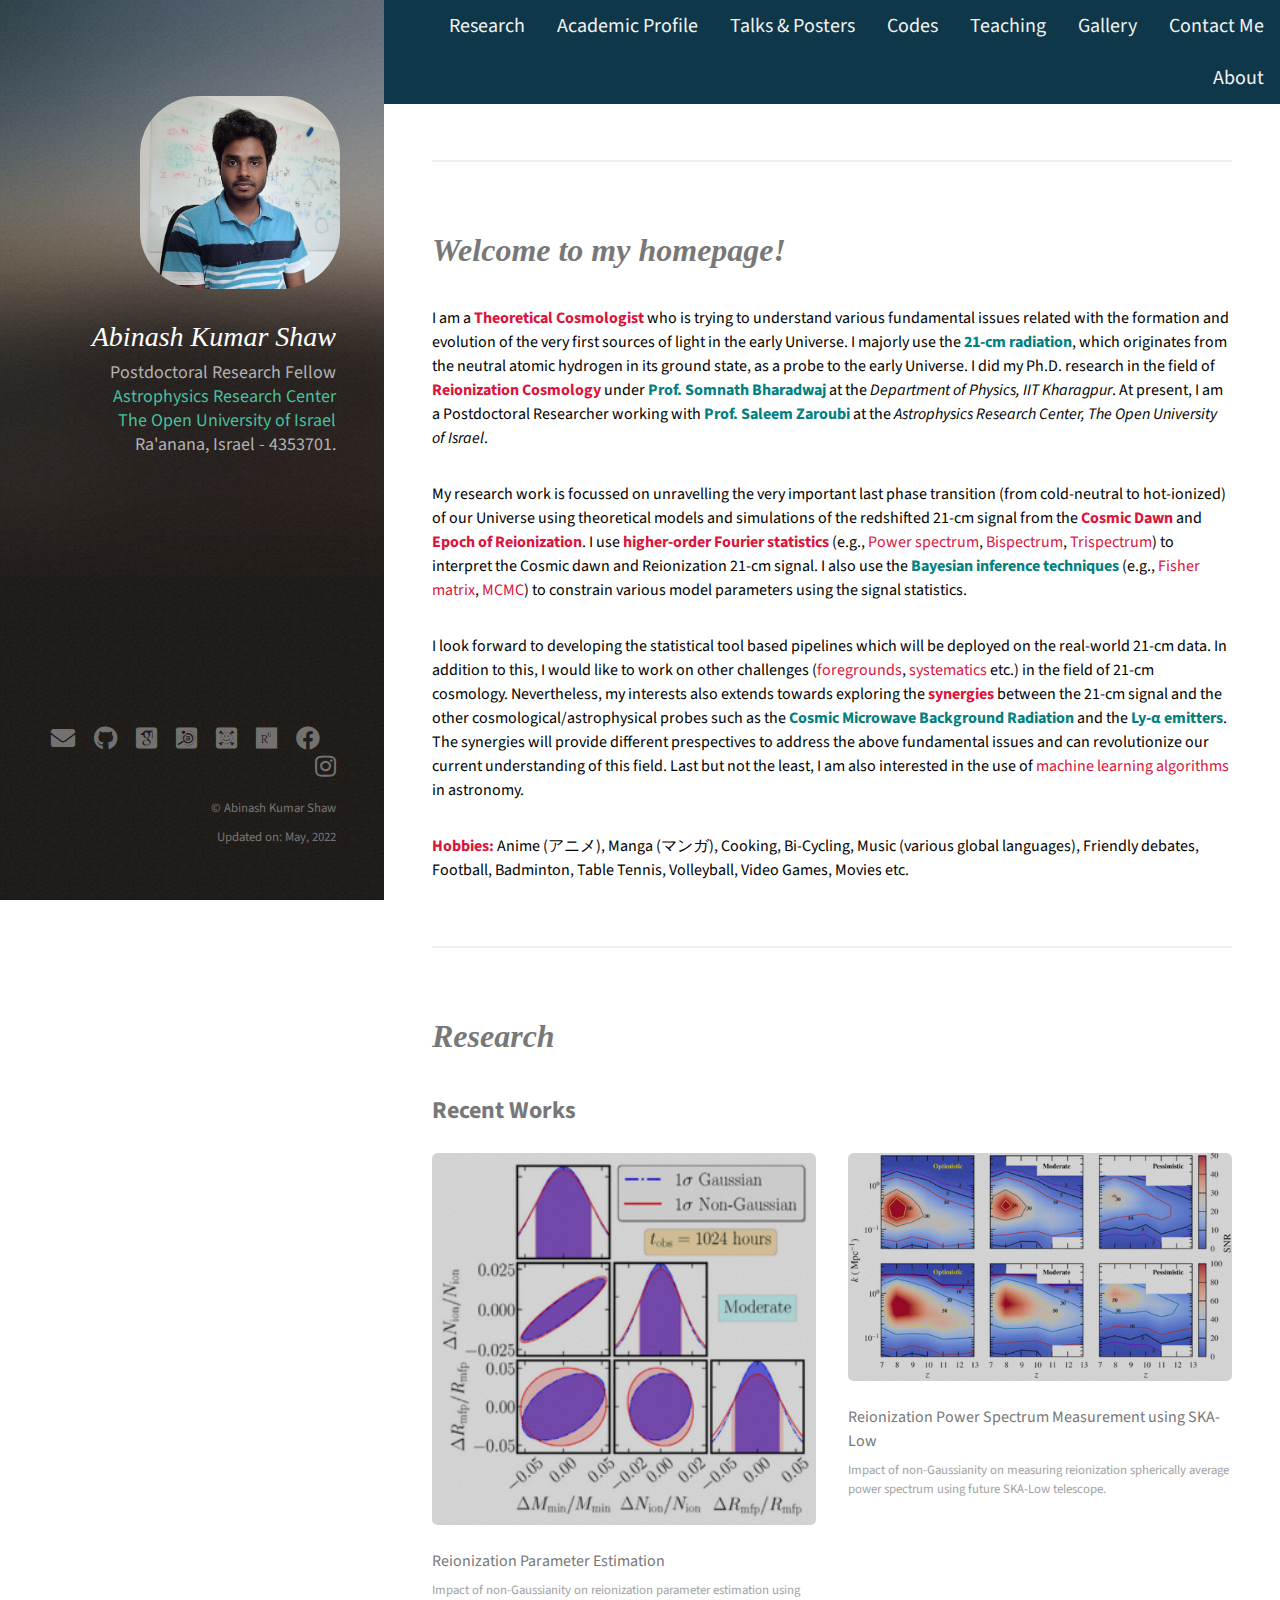
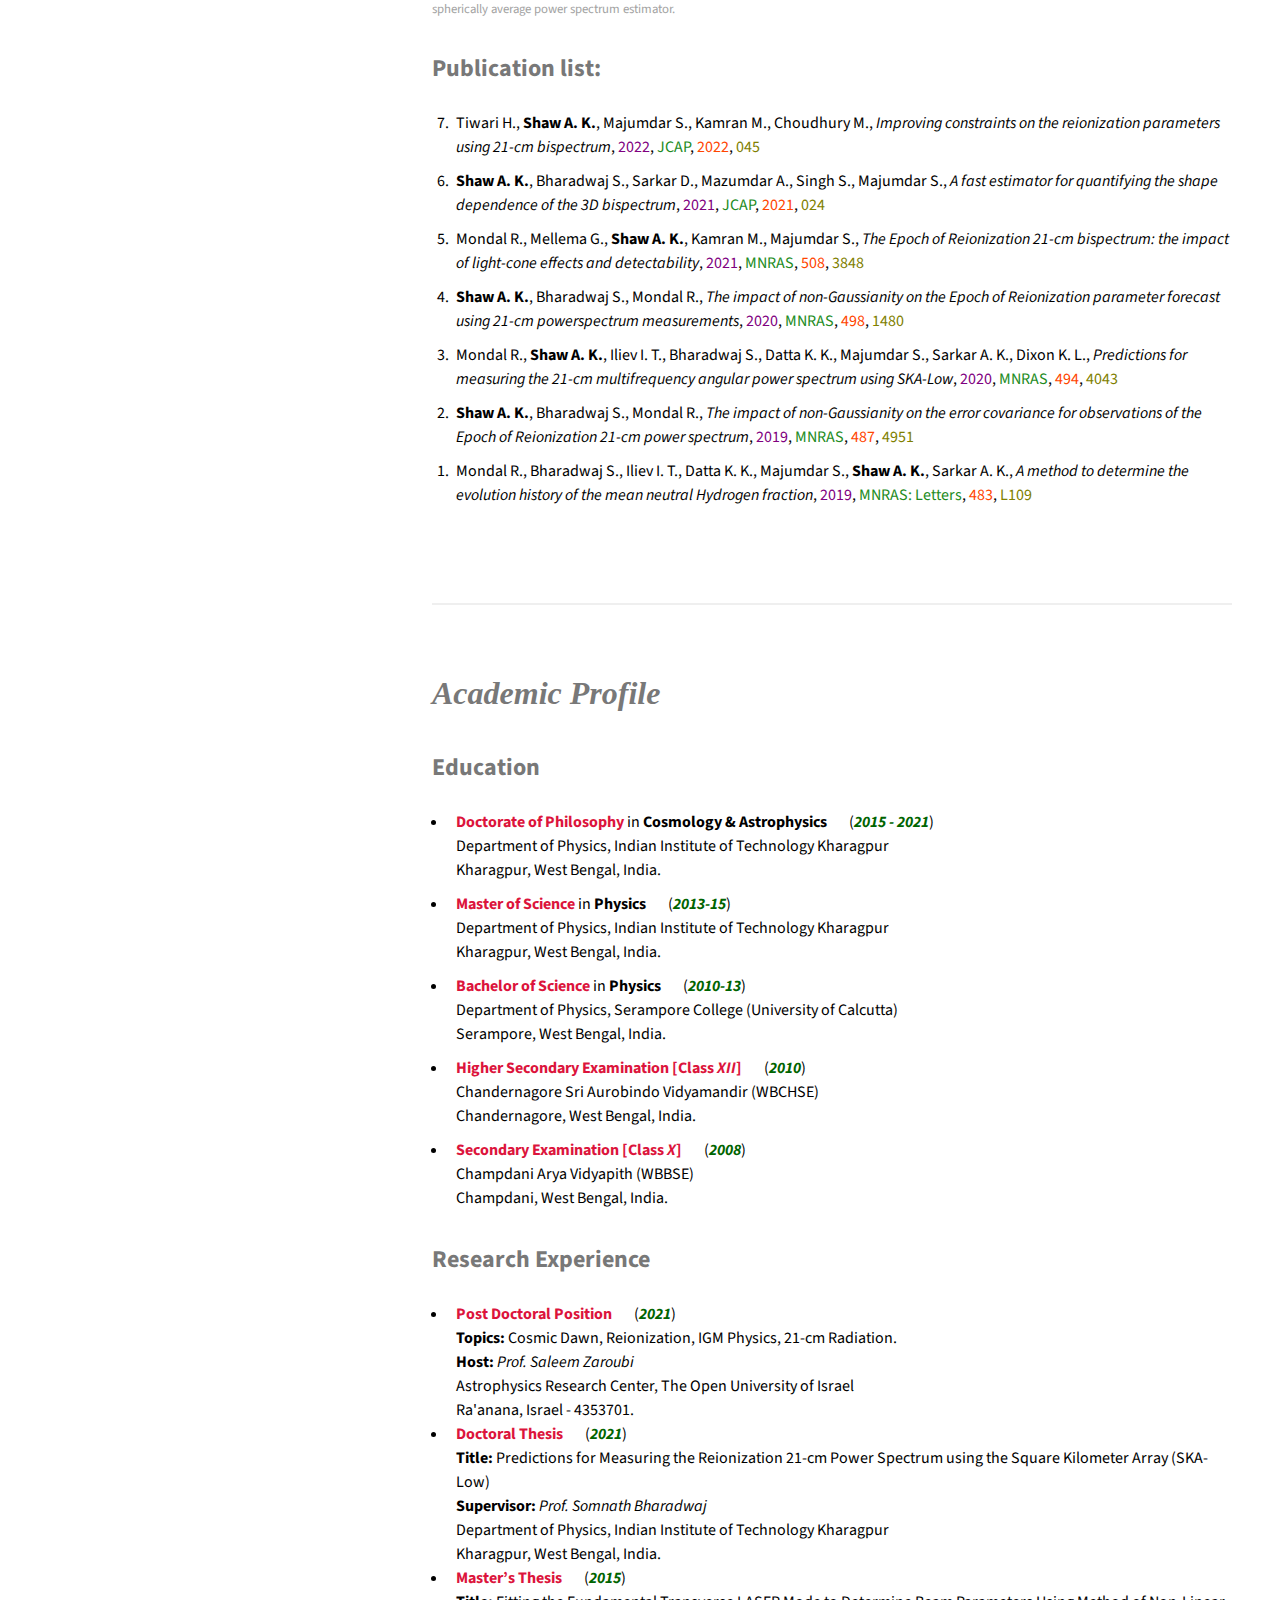
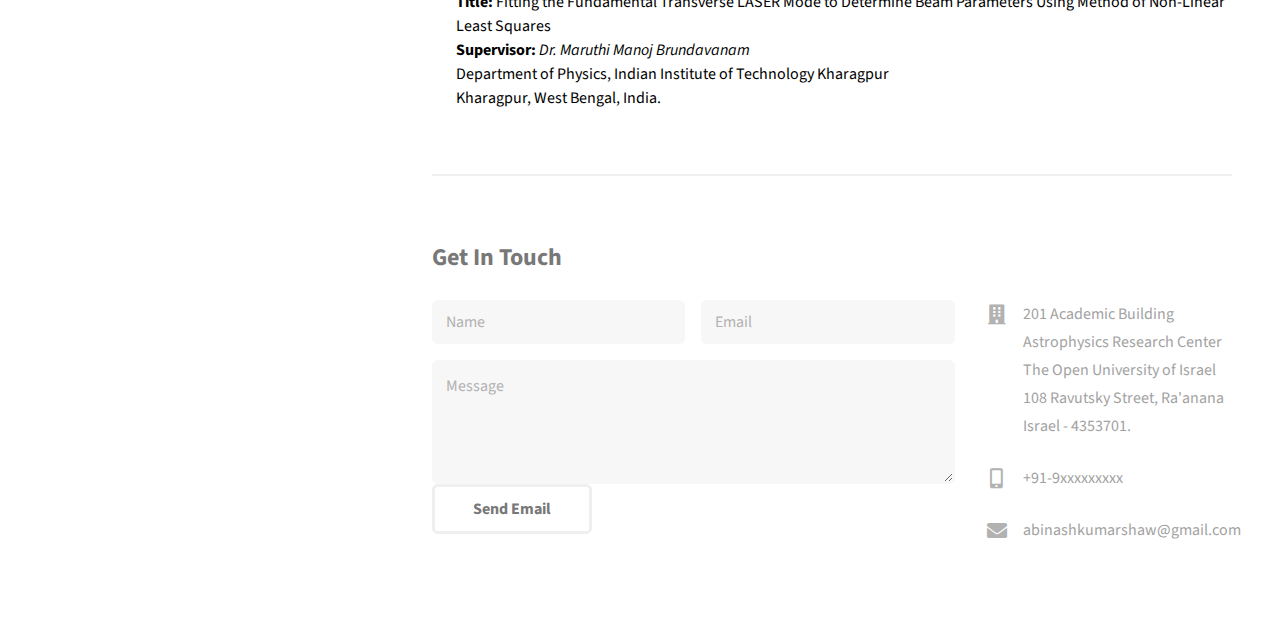
<file: index.html>
<!DOCTYPE HTML>
<!--
	Strata by HTML5 UP
	html5up.net | @ajlkn
	Free for personal and commercial use under the CCA 3.0 license (html5up.net/license)
-->
<html>
	<head>
		<title>Abinash -- Homepage</title>
		<meta charset="utf-8" />
		<meta name="viewport" content="width=device-width, initial-scale=1, user-scalable=no" />
		<link rel="stylesheet" href="assets/css/main.css" />
	</head>
	<body class="is-preload">

		<!-- Header -->
			<header id="header">
				<div class="inner">
					<a href="images/my_photo.jpg" target="_blank" class="image avatar"><img src="images/my_photo.jpg" alt="" /></a>
					<h1 style="font-family:Helvatica;font-size:28px;"><i><strong>Abinash Kumar Shaw</strong></i></h1>
					<p style="font-size:18px;">Postdoctoral Research Fellow<br/>
					<a href="https://www.arco.org.il/" target="_blank" >Astrophysics Research Center<br>
					<a href="https://www.openu.ac.il/" target="_blank" >The Open University of Israel</a><br/>
					Ra'anana, Israel - 4353701.</p>
				</div>
			</header>

		<!-- Main -->
			<div id="main">
				<div class="navbar">
					<a href="#four">Contact Me</a>
					<a href="404.html">Gallery</a>
					<a href="teaching.html" target="_blank">Teaching</a>
					<a href="codes.html" target="_blank">Codes</a>
					<a href="talks.html" target="_blank">Talks & Posters</a>
					<a href="#three">Academic Profile</a>
					<a href="#two">Research</a>
  					<a href="#one">About</a>
				</div>

				<!-- One -->
					<section id="one">
						<header class="major">
							<h2 style="font-family:Helvatica;font-weight:bold;"><i>Welcome to my homepage!</i></h2>
						</header>
						<p style="color:black;">I am a <span style="color:crimson;font-weight:bold"> Theoretical Cosmologist</span> who is trying to understand various fundamental issues related with the formation and evolution of the very first sources of light in the early Universe. I majorly use the <a href="https://en.wikipedia.org/wiki/Hydrogen_line" target="_blank" style="color:teal;font-weight:bold">21-cm radiation</a>, which originates from the neutral atomic hydrogen in its ground state, as a probe to the early Universe. I did my Ph.D. research in the field of <span style="color:crimson;font-weight:bold">Reionization Cosmology</span> under <a href="https://en.wikipedia.org/wiki/Somnath_Bharadwaj" target="_blank" style="color:teal;font-weight:bold">Prof. Somnath Bharadwaj</a> at the <i> Department of Physics, IIT Kharagpur</i>. At present, I am a Postdoctoral Researcher working with <a href="https://www.openu.ac.il/en/personalsites/profsaleemzaroubi.aspx" target="_blank" style="color:teal;font-weight:bold">Prof. Saleem Zaroubi</a> at the <i>Astrophysics Research Center, The Open University of Israel</i>.</p> 
						<p style="color:black;">My research work is focussed on unravelling the very important last phase transition (from cold-neutral to hot-ionized) of our Universe using theoretical models and simulations of the redshifted 21-cm signal from the <span style="color:crimson;font-weight:bold">Cosmic Dawn</span> and <span style="color:crimson;font-weight:bold">Epoch of Reionization</span>. I use <span style="color:crimson;font-weight:bold">higher-order Fourier statistics</span> (e.g., <span style="color:crimson;font-weight:italic">Power spectrum</span>, <span style="color:crimson;font-weight:italic">Bispectrum</span>, <span style="color:crimson;font-weight:italic">Trispectrum</span>) to interpret the Cosmic dawn and Reionization 21-cm signal. I also use the <a href="https://en.wikipedia.org/wiki/Bayesian_inference" target="_blank" style="color:teal;font-weight:bold">Bayesian inference techniques</a> (e.g., <span style="color:crimson;font-weight:italic">Fisher matrix</span>, <span style="color:crimson;font-weight:italic">MCMC</span>) to constrain various model parameters using the signal statistics.</p>  
						<p style="color:black;">I look forward to developing the statistical tool based pipelines which will be deployed on the real-world 21-cm data. In addition to this, I would like to work on other challenges (<span style="color:crimson;font-weight:italic">foregrounds</span>, <span style="color:crimson;font-weight:italic">systematics</span> etc.) in the field of 21-cm cosmology. Nevertheless, my interests also extends towards exploring the <span style="color:crimson;font-weight:bold">synergies</span> between the 21-cm signal and the other cosmological/astrophysical probes such as the <a href="https://en.wikipedia.org/wiki/Cosmic_microwave_background" target="_blank" style="color:teal;font-weight:bold">Cosmic Microwave Background Radiation</a> and the <a href="https://en.wikipedia.org/wiki/Lyman-alpha_emitter" target="_blank" style="color:teal;font-weight:bold">Ly-&#945 emitters</a>. The synergies will provide different prespectives to address the above fundamental issues and can revolutionize our current understanding of this field. Last but not the least, I am also interested in  the use of <span style="color:crimson;font-weight:normal">machine learning algorithms</span> in astronomy.</p>
						
						<p style="color:black;"> <span style="color:crimson;font-weight:bold">Hobbies:</span> Anime (アニメ), Manga (マンガ), Cooking, Bi-Cycling, Music (various global languages), Friendly debates, Football, Badminton, Table Tennis, Volleyball, Video Games, Movies etc.</p>
						<!--<ul class="actions">
							<li><a href="images/Abinash_CV.pdf" target="_blank" class="button"><span style="font-weight:bold">Curriculum Vitae</span></a></li>
						</ul> -->
					</section>

				<!-- Two -->
					<section id="two">
						<h1><span style="font-family:Helvatica;font-weight:bold;"><i>Research</i></span></h1>
						<h2><span style="font-weight:bold;">Recent Works</span></h2>
						<div class="row">
							<article class="col-6 col-12-xsmall work-item">
								<a href="images/fulls/abs_4.png" class="image fit thumb"><img src="images/thumbs/paper4.png" alt="" /></a>
								<h3>Reionization Parameter Estimation</h3>
								<p>Impact of non-Gaussianity on reionization parameter estimation using spherically average power spectrum estimator.</p>
							</article>
							<article class="col-6 col-12-xsmall work-item">
								<a href="images/fulls/abs_2.png" class="image fit thumb"><img src="images/thumbs/paper_2.png" alt="" /></a>
								<h3>Reionization Power Spectrum Measurement using SKA-Low</h3>
								<p>Impact of non-Gaussianity on measuring reionization spherically average power spectrum using future SKA-Low telescope.</p>
							</article>
							
						<div style="color:black;">
							<h2><span style="font-weight:bold;">Publication list:</span></h2>
							<ol reversed>
							
							<li style="margin-bottom:10px;">Tiwari H., <span style="font-weight:bold;">Shaw A. K.</span>, Majumdar S., Kamran M., Choudhury M., <i>Improving constraints on the reionization parameters using 21-cm bispectrum</i>, <span style="color:purple;">2022</span>, <a href="https://doi.org/10.1088/1475-7516/2022/04/045" target="_blank;" style="color:black;"><span style="color:forestgreen;">JCAP</span>, <span style="color:orangered;">2022</span>, <span style="color:olive;">045</span></a></li>
							
							<li style="margin-bottom:10px;"><span style="font-weight:bold;">Shaw A. K.</span>, Bharadwaj S., Sarkar D., Mazumdar A., Singh S., Majumdar S., <i>A fast estimator for quantifying the shape dependence of the 3D bispectrum</i>, <span style="color:purple;">2021</span>, <a href="https://doi.org/10.1088/1475-7516/2021/12/024" target="_blank;" style="color:black;"><span style="color:forestgreen;">JCAP</span>, <span style="color:orangered;">2021</span>, <span style="color:olive;">024</span></a></li>
					
							<li style="margin-bottom:10px;">Mondal R., Mellema G., <span style="font-weight:bold;">Shaw A. K.</span>, Kamran M., Majumdar S., <i>The Epoch of Reionization 21-cm bispectrum: the impact of light-cone effects and detectability</i>, <span style="color:purple;">2021</span>, <a href="https://doi.org/10.1093/mnras/stab2900" target="_blank;" style="color:black;"><span style="color:forestgreen;">MNRAS</span>, <span style="color:orangered;">508</span>, <span style="color:olive;">3848</span></a></li>
								
							<li style="margin-bottom:10px;"><span style="font-weight:bold;">Shaw A. K.</span>, Bharadwaj S., Mondal R., <i>The impact of non-Gaussianity on the Epoch of Reionization parameter forecast using 21-cm powerspectrum measurements</i>, <span style="color:purple;">2020</span>, <a href="https://doi.org/10.1093/mnras/staa2090" target="_blank;" style="color:black;"><span style="color:forestgreen;">MNRAS</span>, <span style="color:orangered;">498</span>, <span style="color:olive;">1480</span></a></li>
							
							<li style="margin-bottom:10px;">Mondal R., <span style="font-weight:bold;">Shaw A. K.</span>, Iliev I. T., Bharadwaj S., Datta K. K., Majumdar S., Sarkar A. K., Dixon K. L., <i>Predictions for measuring the 21-cm multifrequency angular power spectrum using SKA-Low</i>, <span style="color:purple;">2020</span>, <a href="https://doi.org/10.1093/mnras/staa1026" target="_blank;" style="color:black;"><span style="color:forestgreen;">MNRAS</span>, <span style="color:orangered;">494</span>, <span style="color:olive;">4043</span></a></li>
							
							<li style="margin-bottom:10px;"><span style="font-weight:bold;">Shaw A. K.</span>, Bharadwaj S., Mondal R., <i>The impact of non-Gaussianity on the error covariance for observations of the Epoch of Reionization 21-cm power spectrum</i>, <span style="color:purple;">2019</span>, <a href="https://doi.org/10.1093/mnras/stz1561" target="_blank;" style="color:black;"><span style="color:forestgreen;">MNRAS</span>, <span style="color:orangered;">487</span>, <span style="color:olive;">4951</span></a></li>
							
							<li style="margin-bottom:0px;">Mondal R., Bharadwaj S., Iliev I. T., Datta K. K., Majumdar S., <span style="font-weight:bold;">Shaw A. K.</span>, Sarkar A. K., <i>A method to determine the evolution history of the mean neutral Hydrogen fraction</i>, <span style="color:purple;">2019</span>, <a href="https://doi.org/10.1093/mnrasl/sly226" target="_blank;" style="color:black;"><span style="color:forestgreen;">MNRAS: Letters</span>, <span style="color:orangered;">483</span>, <span style="color:olive;">L109</span></a></li>
							</ol>
						</div>
					</section>
					
				<!-- Three -->
					<section id="three">
						<h1><span style="font-family:Helvatica;font-weight:bold;"><i>Academic Profile</i></span></h1>
						
						<div class="list" style="color:black">
						<h2><span style="font-weight:bold;">Education</span></h2>
						<ul>
							<li style="margin-bottom:10px;"><bf><span style="color:crimson;">Doctorate of Philosophy</span></bf> in <bf>Cosmology & Astrophysics</bf> &#8195 (<i><span style="color:darkgreen;"><bf>2015 - 2021</bf><span></i>)<br>
							 Department of Physics, Indian Institute of Technology Kharagpur<br>
							 Kharagpur, West Bengal, India.<br>
							 </li>
							
							<li style="margin-bottom:10px;"><bf><span style="color:crimson;">Master of Science</span></bf> in <bf>Physics</bf> &#8195 (<i><span style="color:darkgreen;"><bf>2013-15</bf><span></i>)<br>
							 Department of Physics, Indian Institute of Technology Kharagpur<br>
							 Kharagpur, West Bengal, India.<br>
							 </li>
							 
							 <li style="margin-bottom:10px;"><bf><span style="color:crimson;">Bachelor of Science</span></bf> in <bf>Physics</bf> &#8195 (<i><span style="color:darkgreen;"><bf>2010-13</bf><span></i>)<br>
							 Department of Physics, Serampore College (University of Calcutta)<br>
							 Serampore, West Bengal, India.<br>
							 </li>
							 
							 <li style="margin-bottom:10px;"><bf><span style="color:crimson;">Higher Secondary Examination [Class <i>XII</i>]</span></bf> &#8195 (<i><span style="color:darkgreen;"><bf>2010</bf><span></i>)<br>
							 Chandernagore Sri Aurobindo Vidyamandir (WBCHSE)<br>
							 Chandernagore, West Bengal, India.<br>
							 </li>
							 
							 <li style="margin-bottom:10px;"><bf><span style="color:crimson;">Secondary Examination [Class <i>X</i>]</span></bf> &#8195 (<i><span style="color:darkgreen;"><bf>2008</bf><span></i>)<br>
							 Champdani Arya Vidyapith (WBBSE)<br>
							 Champdani, West Bengal, India.<br>
							 </li>
						</ul>
					</div>
					
					<div class="list" style="color:black">
						<h2><span style="font-weight:bold;">Research Experience</span></h2>
						<ul style="margin-bottom:10px;">
						
						<li><bf><span style="color:crimson;">Post Doctoral Position</span></bf> &#8195 (<i><span style="color:darkgreen;"><bf>2021</bf><span></i>)<br>
						<bf>Topics:</bf> Cosmic Dawn, Reionization, IGM Physics, 21-cm Radiation.<br>
						<bf>Host:</bf> <i>Prof. Saleem Zaroubi</i><br>
						Astrophysics Research Center, The Open University of Israel<br>
						Ra'anana, Israel - 4353701.
						</li>	
						
						<li><bf><span style="color:crimson;">Doctoral Thesis</span></bf> &#8195 (<i><span style="color:darkgreen;"><bf>2021</bf><span></i>)<br>
						<bf>Title:</bf> Predictions for Measuring the Reionization 21-cm Power Spectrum using the Square Kilometer Array (SKA-Low)<br>
						<bf>Supervisor:</bf> <i>Prof. Somnath Bharadwaj</i><br>
						Department of Physics, Indian Institute of Technology Kharagpur<br>
						Kharagpur, West Bengal, India.
						</li>
						
						<li><bf><span style="color:crimson;">Master’s Thesis</span></bf> &#8195 (<i><span style="color:darkgreen;"><bf>2015</bf><span></i>)<br>
						<bf>Title:</bf> Fitting the Fundamental Transverse LASER Mode to Determine Beam
Parameters Using Method of Non-Linear Least Squares<br>
						<bf>Supervisor:</bf> <i>Dr. Maruthi Manoj Brundavanam</i><br>
						Department of Physics, Indian Institute of Technology Kharagpur<br>
						Kharagpur, West Bengal, India.
						</li>
						</ul>
					</div>
					</section>

				<!-- Eight -->
					<section id="four">
						<h2 style="font-weight:bold;">Get In Touch</h2>
						<!--<p>Please do not hesitate to contact me.</p>-->
						<div class="row">
							<div class="col-8 col-12-small">
								<form method="post" action="mailto:abinashkumarshaw@gmail.com" enctype="html">
									<div class="row gtr-uniform gtr-50">
										<div class="col-6 col-12-xsmall"><input type="text" name="name" id="name" placeholder="Name" /></div>
										<div class="col-6 col-12-xsmall"><input type="email" name="email" id="email" placeholder="Email" /></div>
										<div class="col-12"><textarea name="message" id="message" placeholder="Message" rows="4"></textarea></div>
									</div>
									<ul class="actions">
										<li><input type="submit" style="font-weight:bold" value="Send Email" /></li>
									</ul>
								</form>
							</div>
							<div class="col-4 col-12-small">
								<ul class="labeled-icons">
									<li>
										<h3 class="icon solid fa-building"><span class="label">Address</span></h3>
										201 Academic Building
										Astrophysics Research Center<br />
										The Open University of Israel<br />
										108 Ravutsky Street, Ra'anana<br>
										Israel - 4353701.
									</li>
									<li>
										<h3 class="icon solid fa-mobile-alt"><span class="label">Phone</span></h3>
										+91-9xxxxxxxxx
									</li>
									<li>
										<h3 class="icon solid fa-envelope"><span class="label">Email</span></h3>
										<a href="mailto:abinashkumarshaw@gmail.com">abinashkumarshaw@gmail.com</a>
										<!--<a href="mailto:abinashkumarshaw@iitkgp.ac.in">abinashkumarshaw@iitkgp.ac.in</a>-->
									</li>
								
								</ul>
							</div>
						</div>
					</section>

				<!-- Four -->
				<!--
					<section id="four">
						<h2>Elements</h2>

						<section>
							<h4>Text</h4>
							<p>This is <b>bold</b> and this is <strong>strong</strong>. This is <i>italic</i> and this is <em>emphasized</em>.
							This is <sup>superscript</sup> text and this is <sub>subscript</sub> text.
							This is <u>underlined</u> and this is code: <code>for (;;) { ... }</code>. Finally, <a href="#">this is a link</a>.</p>
							<hr />
							<header>
								<h4>Heading with a Subtitle</h4>
								<p>Lorem ipsum dolor sit amet nullam id egestas urna aliquam</p>
							</header>
							<p>Nunc lacinia ante nunc ac lobortis. Interdum adipiscing gravida odio porttitor sem non mi integer non faucibus ornare mi ut ante amet placerat aliquet. Volutpat eu sed ante lacinia sapien lorem accumsan varius montes viverra nibh in adipiscing blandit tempus accumsan.</p>
							<header>
								<h5>Heading with a Subtitle</h5>
								<p>Lorem ipsum dolor sit amet nullam id egestas urna aliquam</p>
							</header>
							<p>Nunc lacinia ante nunc ac lobortis. Interdum adipiscing gravida odio porttitor sem non mi integer non faucibus ornare mi ut ante amet placerat aliquet. Volutpat eu sed ante lacinia sapien lorem accumsan varius montes viverra nibh in adipiscing blandit tempus accumsan.</p>
							<hr />
							<h2>Heading Level 2</h2>
							<h3>Heading Level 3</h3>
							<h4>Heading Level 4</h4>
							<h5>Heading Level 5</h5>
							<h6>Heading Level 6</h6>
							<hr />
							<h5>Blockquote</h5>
							<blockquote>Fringilla nisl. Donec accumsan interdum nisi, quis tincidunt felis sagittis eget tempus euismod. Vestibulum ante ipsum primis in faucibus vestibulum. Blandit adipiscing eu felis iaculis volutpat ac adipiscing accumsan faucibus. Vestibulum ante ipsum primis in faucibus lorem ipsum dolor sit amet nullam adipiscing eu felis.</blockquote>
							<h5>Preformatted</h5>
							<pre><code>i = 0;

while (!deck.isInOrder()) {
print 'Iteration ' + i;
deck.shuffle();
i++;
}

print 'It took ' + i + ' iterations to sort the deck.';</code></pre>
						</section>

						<section>
							<h4>Lists</h4>
							<div class="row">
								<div class="col-6 col-12-xsmall">
									<h5>Unordered</h5>
									<ul>
										<li>Dolor pulvinar etiam magna etiam.</li>
										<li>Sagittis adipiscing lorem eleifend.</li>
										<li>Felis enim feugiat dolore viverra.</li>
									</ul>
									<h5>Alternate</h5>
									<ul class="alt">
										<li>Dolor pulvinar etiam magna etiam.</li>
										<li>Sagittis adipiscing lorem eleifend.</li>
										<li>Felis enim feugiat dolore viverra.</li>
									</ul>
								</div>
								<div class="col-6 col-12-xsmall">
									<h5>Ordered</h5>
									<ol>
										<li>Dolor pulvinar etiam magna etiam.</li>
										<li>Etiam vel felis at lorem sed viverra.</li>
										<li>Felis enim feugiat dolore viverra.</li>
										<li>Dolor pulvinar etiam magna etiam.</li>
										<li>Etiam vel felis at lorem sed viverra.</li>
										<li>Felis enim feugiat dolore viverra.</li>
									</ol>
									<h5>Icons</h5>
									<ul class="icons">
										<li><a href="#" class="icon brands fa-twitter"><span class="label">Twitter</span></a></li>
										<li><a href="#" class="icon brands fa-facebook-f"><span class="label">Facebook</span></a></li>
										<li><a href="#" class="icon brands fa-instagram"><span class="label">Instagram</span></a></li>
										<li><a href="#" class="icon brands fa-github"><span class="label">Github</span></a></li>
										<li><a href="#" class="icon brands fa-dribbble"><span class="label">Dribbble</span></a></li>
										<li><a href="#" class="icon brands fa-tumblr"><span class="label">Tumblr</span></a></li>
									</ul>
								</div>
							</div>
							<h5>Actions</h5>
							<ul class="actions">
								<li><a href="#" class="button primary">Default</a></li>
								<li><a href="#" class="button">Default</a></li>
							</ul>
							<ul class="actions small">
								<li><a href="#" class="button primary small">Small</a></li>
								<li><a href="#" class="button small">Small</a></li>
							</ul>
							<div class="row">
								<div class="col-6 col-12-small">
									<ul class="actions stacked">
										<li><a href="#" class="button primary">Default</a></li>
										<li><a href="#" class="button">Default</a></li>
									</ul>
								</div>
								<div class="col-6 col-12-small">
									<ul class="actions stacked">
										<li><a href="#" class="button primary small">Small</a></li>
										<li><a href="#" class="button small">Small</a></li>
									</ul>
								</div>
								<div class="col-6 col-12-small">
									<ul class="actions stacked">
										<li><a href="#" class="button primary fit">Default</a></li>
										<li><a href="#" class="button fit">Default</a></li>
									</ul>
								</div>
								<div class="col-6 col-12-small">
									<ul class="actions stacked">
										<li><a href="#" class="button primary small fit">Small</a></li>
										<li><a href="#" class="button small fit">Small</a></li>
									</ul>
								</div>
							</div>
						</section>

						<section>
							<h4>Table</h4>
							<h5>Default</h5>
							<div class="table-wrapper">
								<table>
									<thead>
										<tr>
											<th>Name</th>
											<th>Description</th>
											<th>Price</th>
										</tr>
									</thead>
									<tbody>
										<tr>
											<td>Item One</td>
											<td>Ante turpis integer aliquet porttitor.</td>
											<td>29.99</td>
										</tr>
										<tr>
											<td>Item Two</td>
											<td>Vis ac commodo adipiscing arcu aliquet.</td>
											<td>19.99</td>
										</tr>
										<tr>
											<td>Item Three</td>
											<td> Morbi faucibus arcu accumsan lorem.</td>
											<td>29.99</td>
										</tr>
										<tr>
											<td>Item Four</td>
											<td>Vitae integer tempus condimentum.</td>
											<td>19.99</td>
										</tr>
										<tr>
											<td>Item Five</td>
											<td>Ante turpis integer aliquet porttitor.</td>
											<td>29.99</td>
										</tr>
									</tbody>
									<tfoot>
										<tr>
											<td colspan="2"></td>
											<td>100.00</td>
										</tr>
									</tfoot>
								</table>
							</div>

							<h5>Alternate</h5>
							<div class="table-wrapper">
								<table class="alt">
									<thead>
										<tr>
											<th>Name</th>
											<th>Description</th>
											<th>Price</th>
										</tr>
									</thead>
									<tbody>
										<tr>
											<td>Item One</td>
											<td>Ante turpis integer aliquet porttitor.</td>
											<td>29.99</td>
										</tr>
										<tr>
											<td>Item Two</td>
											<td>Vis ac commodo adipiscing arcu aliquet.</td>
											<td>19.99</td>
										</tr>
										<tr>
											<td>Item Three</td>
											<td> Morbi faucibus arcu accumsan lorem.</td>
											<td>29.99</td>
										</tr>
										<tr>
											<td>Item Four</td>
											<td>Vitae integer tempus condimentum.</td>
											<td>19.99</td>
										</tr>
										<tr>
											<td>Item Five</td>
											<td>Ante turpis integer aliquet porttitor.</td>
											<td>29.99</td>
										</tr>
									</tbody>
									<tfoot>
										<tr>
											<td colspan="2"></td>
											<td>100.00</td>
										</tr>
									</tfoot>
								</table>
							</div>
						</section>

						<section>
							<h4>Buttons</h4>
							<ul class="actions">
								<li><a href="#" class="button primary">Primary</a></li>
								<li><a href="#" class="button">Default</a></li>
							</ul>
							<ul class="actions">
								<li><a href="#" class="button large">Large</a></li>
								<li><a href="#" class="button">Default</a></li>
								<li><a href="#" class="button small">Small</a></li>
							</ul>
							<ul class="actions fit">
								<li><a href="#" class="button primary fit">Fit</a></li>
								<li><a href="#" class="button fit">Fit</a></li>
							</ul>
							<ul class="actions fit small">
								<li><a href="#" class="button primary fit small">Fit + Small</a></li>
								<li><a href="#" class="button fit small">Fit + Small</a></li>
							</ul>
							<ul class="actions">
								<li><a href="#" class="button primary icon solid fa-download">Icon</a></li>
								<li><a href="#" class="button icon solid fa-download">Icon</a></li>
							</ul>
							<ul class="actions">
								<li><span class="button primary disabled">Primary</span></li>
								<li><span class="button disabled">Default</span></li>
							</ul>
						</section>

						<section>
							<h4>Form</h4>
							<form method="post" action="#">
								<div class="row gtr-uniform gtr-50">
									<div class="col-6 col-12-xsmall">
										<input type="text" name="demo-name" id="demo-name" value="" placeholder="Name" />
									</div>
									<div class="col-6 col-12-xsmall">
										<input type="email" name="demo-email" id="demo-email" value="" placeholder="Email" />
									</div>
									<div class="col-12">
										<select name="demo-category" id="demo-category">
											<option value="">- Category -</option>
											<option value="1">Manufacturing</option>
											<option value="1">Shipping</option>
											<option value="1">Administration</option>
											<option value="1">Human Resources</option>
										</select>
									</div>
									<div class="col-4 col-12-small">
										<input type="radio" id="demo-priority-low" name="demo-priority" checked>
										<label for="demo-priority-low">Low Priority</label>
									</div>
									<div class="col-4 col-12-small">
										<input type="radio" id="demo-priority-normal" name="demo-priority">
										<label for="demo-priority-normal">Normal Priority</label>
									</div>
									<div class="col-4 col-12-small">
										<input type="radio" id="demo-priority-high" name="demo-priority">
										<label for="demo-priority-high">High Priority</label>
									</div>
									<div class="col-6 col-12-small">
										<input type="checkbox" id="demo-copy" name="demo-copy">
										<label for="demo-copy">Email me a copy of this message</label>
									</div>
									<div class="col-6 col-12-small">
										<input type="checkbox" id="demo-human" name="demo-human" checked>
										<label for="demo-human">I am a human and not a robot</label>
									</div>
									<div class="col-12">
										<textarea name="demo-message" id="demo-message" placeholder="Enter your message" rows="6"></textarea>
									</div>
									<div class="col-12">
										<ul class="actions">
											<li><input type="submit" value="Send Message" class="primary" /></li>
											<li><input type="reset" value="Reset" /></li>
										</ul>
									</div>
								</div>
							</form>
						</section>

						<section>
							<h4>Image</h4>
							<h5>Fit</h5>
							<div class="box alt">
								<div class="row gtr-50 gtr-uniform">
									<div class="col-12"><span class="image fit"><img src="images/fulls/05.jpg" alt="" /></span></div>
									<div class="col-4"><span class="image fit"><img src="images/thumbs/01.jpg" alt="" /></span></div>
									<div class="col-4"><span class="image fit"><img src="images/thumbs/02.jpg" alt="" /></span></div>
									<div class="col-4"><span class="image fit"><img src="images/thumbs/03.jpg" alt="" /></span></div>
									<div class="col-4"><span class="image fit"><img src="images/thumbs/04.jpg" alt="" /></span></div>
									<div class="col-4"><span class="image fit"><img src="images/thumbs/05.jpg" alt="" /></span></div>
									<div class="col-4"><span class="image fit"><img src="images/thumbs/06.jpg" alt="" /></span></div>
									<div class="col-4"><span class="image fit"><img src="images/thumbs/03.jpg" alt="" /></span></div>
									<div class="col-4"><span class="image fit"><img src="images/thumbs/02.jpg" alt="" /></span></div>
									<div class="col-4"><span class="image fit"><img src="images/thumbs/01.jpg" alt="" /></span></div>
								</div>
							</div>
							<h5>Left &amp; Right</h5>
							<p><span class="image left"><img src="images/avatar.jpg" alt="" /></span>Fringilla nisl. Donec accumsan interdum nisi, quis tincidunt felis sagittis eget. tempus euismod. Vestibulum ante ipsum primis in faucibus vestibulum. Blandit adipiscing eu felis iaculis volutpat ac adipiscing accumsan eu faucibus. Integer ac pellentesque praesent tincidunt felis sagittis eget. tempus euismod. Vestibulum ante ipsum primis in faucibus vestibulum. Blandit adipiscing eu felis iaculis volutpat ac adipiscing accumsan eu faucibus. Integer ac pellentesque praesent. Donec accumsan interdum nisi, quis tincidunt felis sagittis eget. tempus euismod. Vestibulum ante ipsum primis in faucibus vestibulum. Blandit adipiscing eu felis iaculis volutpat ac adipiscing accumsan eu faucibus. Integer ac pellentesque praesent tincidunt felis sagittis eget. tempus euismod. Vestibulum ante ipsum primis in faucibus vestibulum. Blandit adipiscing eu felis iaculis volutpat ac adipiscing accumsan eu faucibus. Integer ac pellentesque praesent.</p>
							<p><span class="image right"><img src="images/avatar.jpg" alt="" /></span>Fringilla nisl. Donec accumsan interdum nisi, quis tincidunt felis sagittis eget. tempus euismod. Vestibulum ante ipsum primis in faucibus vestibulum. Blandit adipiscing eu felis iaculis volutpat ac adipiscing accumsan eu faucibus. Integer ac pellentesque praesent tincidunt felis sagittis eget. tempus euismod. Vestibulum ante ipsum primis in faucibus vestibulum. Blandit adipiscing eu felis iaculis volutpat ac adipiscing accumsan eu faucibus. Integer ac pellentesque praesent. Donec accumsan interdum nisi, quis tincidunt felis sagittis eget. tempus euismod. Vestibulum ante ipsum primis in faucibus vestibulum. Blandit adipiscing eu felis iaculis volutpat ac adipiscing accumsan eu faucibus. Integer ac pellentesque praesent tincidunt felis sagittis eget. tempus euismod. Vestibulum ante ipsum primis in faucibus vestibulum. Blandit adipiscing eu felis iaculis volutpat ac adipiscing accumsan eu faucibus. Integer ac pellentesque praesent.</p>
						</section>

					</section>
				-->

			</div>

		<!-- Footer -->
			<footer id="footer">
				<div class="inner">
					<ul class="icons">
						<li><a href="mailto:abinashkumarshaw@gmail.com" class="icon solid fa-envelope"><span class="label">Gmail</span></a></li>
						<li><a href="https://github.com/AbinashKumarShaw" class="icon brands fa-github"><span class="label">Github</span></a></li>
						<li><a href="https://scholar.google.com/citations?user=rcdajtkAAAAJ&hl=en" target="_blank" class="ai ai-google-scholar-square ai-x"></a></li>
						<li><a href="https://ui.adsabs.harvard.edu/search/filter_author_facet_hier_fq_author=NOT&filter_author_facet_hier_fq_author=(author_facet_hier%3A%221%2FShaw%2C%20A%2FShaw%2C%20A%20%20K%22%20OR%20author_facet_hier%3A%221%2FShaw%2C%20A%2FShaw%2C%20Abinash%20Kumar%22%20OR%20author_facet_hier%3A%221%2FShaw%2C%20A%2FShaw%2C%20Abinash%20K%22)&filter_author_facet_hier_fq_author=author_facet_hier%3A%221%2FShaw%2C%20A%2FShaw%2C%20A%20%20K%22&fq=%7B!type%3Daqp%20v%3D%24fq_author%7D&fq_author=((author_facet_hier%3A%221%2FShaw%2C%20A%2FShaw%2C%20A%20%20K%22%20OR%20author_facet_hier%3A%221%2FShaw%2C%20A%2FShaw%2C%20Abinash%20Kumar%22%20OR%20author_facet_hier%3A%221%2FShaw%2C%20A%2FShaw%2C%20Abinash%20K%22)%20NOT%20author_facet_hier%3A%221%2FShaw%2C%20A%2FShaw%2C%20A%20%20K%22)&q=shaw%2C%20abinash%20kumar&sort=date%20desc%2C%20bibcode%20desc&p_=0" target="_blank" class="ai ai-ads-square ai-x"></a></li>
						<li><a href="https://arxiv.org/search/?searchtype=author&query=Shaw%2C+A+K" target="_blank" class="ai ai-arxiv-square ai-x"></a></li>
						<li><a href="https://www.researchgate.net/profile/Abinash_Shaw" target="_blank" class="icon brands fa-researchgate"><span class="label">Researchgate</span></a></li>
						<li><a href="https://www.facebook.com/aurobindoabinash" target="_blank" class="icon brands fa-facebook"><span class="label">Facebook</span></a></li>
						<li><a href="https://www.instagram.com/shawabinashkumar" target="_blank" class="icon brands fa-instagram"><span class="label">Dribbble</span></a></li>
					</ul>
					<ul class="copyright">
						<li>&copy; Abinash Kumar Shaw</li><li>Updated on: May, 2022</li><!--<li>Design: <a href="http://html5up.net" target="_blank">HTML5 UP</a></li>-->
					</ul>
				</div>
			</footer>

		<!-- Scripts -->
			<script src="assets/js/jquery.min.js"></script>
			<script src="assets/js/jquery.poptrox.min.js"></script>
			<script src="assets/js/browser.min.js"></script>
			<script src="assets/js/breakpoints.min.js"></script>
			<script src="assets/js/util.js"></script>
			<script src="assets/js/main.js"></script>

	</body>
</html>
</file>
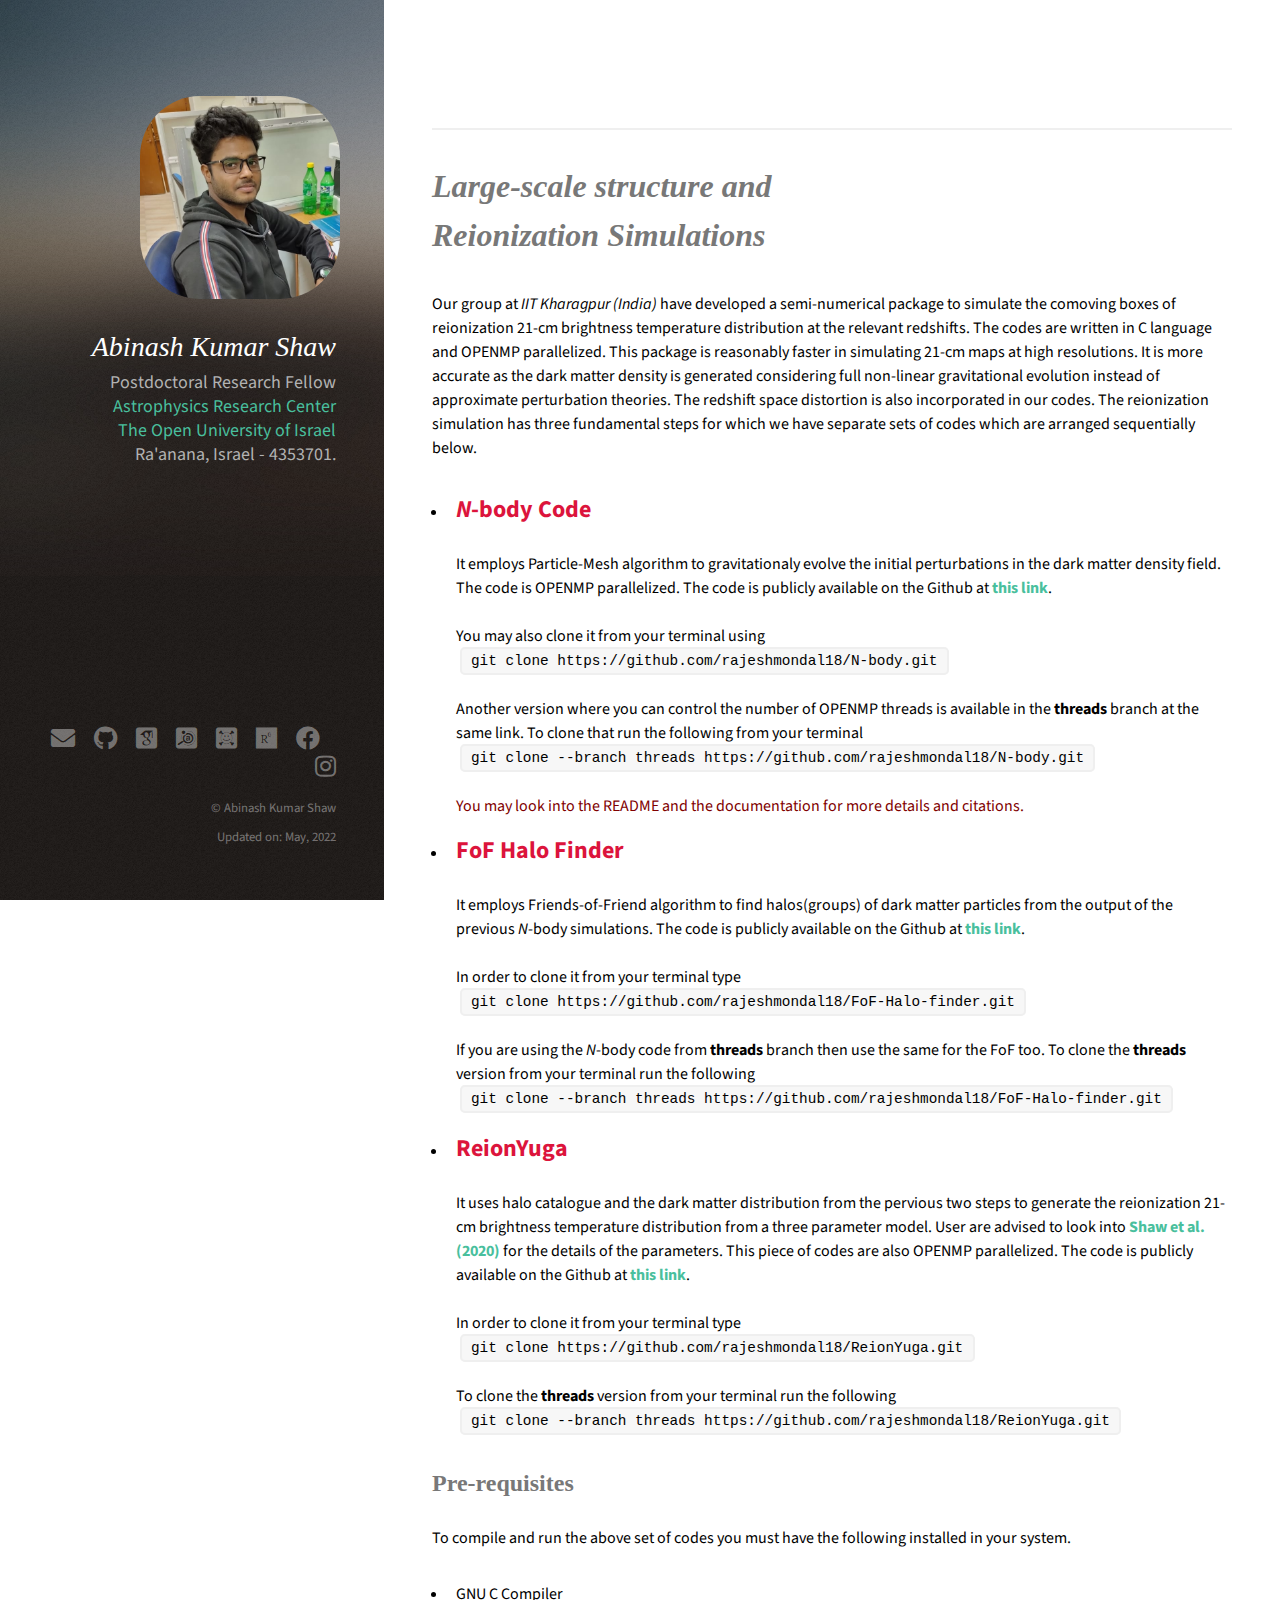
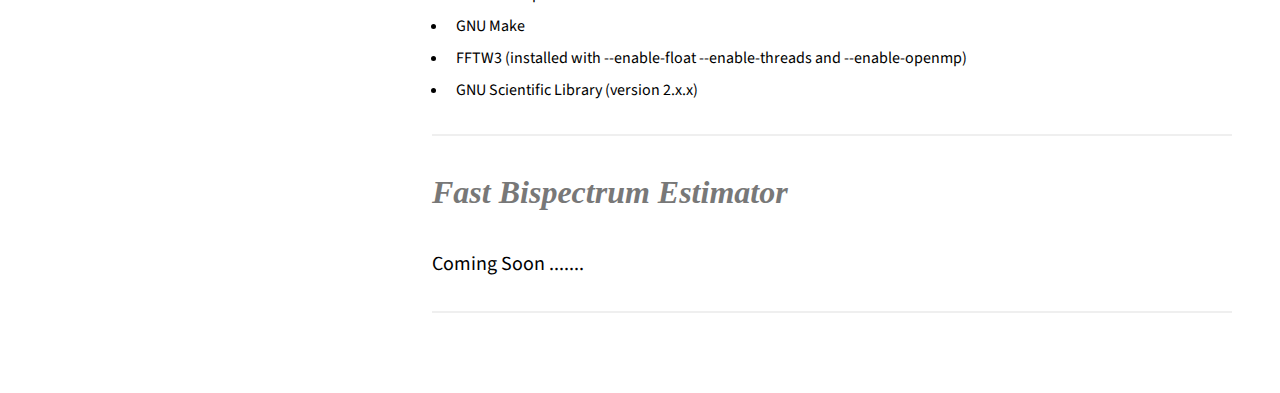
<file: codes.html>
<!DOCTYPE HTML>
<!--
	Strata by HTML5 UP
	html5up.net | @ajlkn
	Free for personal and commercial use under the CCA 3.0 license (html5up.net/license)
-->
<html>
	<head>
		<title>Abinash -- Codes</title>
		<meta charset="utf-8" />
		<meta name="viewport" content="width=device-width, initial-scale=1, user-scalable=no" />
		<link rel="stylesheet" href="assets/css/main.css" />
	</head>
	<body class="is-preload">

		<!-- Header -->
			<header id="header">
				<div class="inner">
					<a href="images/avatar.jpg" target="_blank" class="image avatar"><img src="images/avatar.jpg" alt="" /></a>
					<h1 style="font-family:Helvatica;font-size:28px;"><i><strong>Abinash Kumar Shaw</strong></i></h1>
					<p style="font-size:18px;">Postdoctoral Research Fellow<br/>
					<a href="https://www.arco.org.il/" target="_blank" >Astrophysics Research Center<br>
					<a href="https://www.openu.ac.il/" target="_blank" >The Open University of Israel</a><br/>
					Ra'anana, Israel - 4353701.</p>
				</div>
			</header>

		<!-- Main -->
			<div id="main">
			
				<section>
					<hr>
					<h1><span style="font-family:Helvatica;"><bf><i>Large-scale structure and <br>Reionization Simulations</i></bf></span></h1>
					<div>
					<p style="color:black;">Our group at <i>IIT Kharagpur (India)</i> have developed a semi-numerical package to simulate the comoving boxes of reionization 21-cm brightness temperature distribution at the relevant redshifts. The codes are written in C language and OPENMP parallelized. This package is reasonably faster in simulating 21-cm maps at high resolutions. It is more accurate as the dark matter density is generated considering full non-linear gravitational evolution instead of approximate perturbation theories. The redshift space distortion is also incorporated in our codes. The reionization simulation has three fundamental steps for which we have separate sets of codes which are arranged sequentially below.</p> 
					<ul style="color:black;">
					<li style="margin-bottom:15px;"><h2><span style="color:crimson; font-weight:bold;"><i>N</i>-body Code</span></h2>
					It employs Particle-Mesh algorithm to gravitationaly evolve the initial perturbations in the dark matter density field. The code is OPENMP parallelized. The code is publicly available on the Github at <a href="https://github.com/rajeshmondal18/N-body" target="_blank"><bf>this link</bf></a>.<br><br> You may also clone it from your terminal using <br><code> git clone https://github.com/rajeshmondal18/N-body.git </code><br><br>Another version where you can control the number of OPENMP threads is available in the <bf>threads</bf> branch at the same link. To clone that run the following from your terminal<br><code> git clone --branch threads https://github.com/rajeshmondal18/N-body.git </code><br><br><span style="color:maroon;">You may look into the README and the documentation for more details and citations.</span></li>
					
					<li style="margin-bottom:20px;"><h2><span style="color:crimson; font-weight:bold;">FoF Halo Finder</span></h2>
					It employs Friends-of-Friend algorithm to find halos(groups) of dark matter particles from the output of the previous <i>N</i>-body simulations. The code is publicly available on the Github at <a href="https://github.com/rajeshmondal18/FoF-Halo-finder" target="_blank"><bf>this link</bf></a>.<br><br> In order to clone it from your terminal type <br><code> git clone https://github.com/rajeshmondal18/FoF-Halo-finder.git </code><br><br>If you are using the <i>N</i>-body code from <bf>threads</bf> branch then use the same for the FoF too. To clone the <bf>threads</bf> version from your terminal run the following<br><code> git clone --branch threads https://github.com/rajeshmondal18/FoF-Halo-finder.git </code></li>
					
					<li style="margin-bottom:20px;"><h2><span style="color:crimson; font-weight:bold;">ReionYuga</span></h2>
					It uses halo catalogue and the dark matter distribution from the pervious two steps to generate the reionization 21-cm brightness temperature distribution from a three parameter model. User are advised to look into <a href="https://doi.org/10.1093/mnras/staa2090", target="_blank"><bf>Shaw et al. (2020)</bf></a> for the details of the parameters. This piece of codes are also OPENMP parallelized. The code is publicly available on the Github at <a href="https://github.com/rajeshmondal18/ReionYuga" target="_blank"><bf>this link</bf></a>.<br><br> In order to clone it from your terminal type <br><code> git clone https://github.com/rajeshmondal18/ReionYuga.git </code><br><br>To clone the <bf>threads</bf> version from your terminal run the following<br><code> git clone --branch threads https://github.com/rajeshmondal18/ReionYuga.git </code></li>
					</ul>
					<h2><span style="font-family:Helvatica;"><bf>Pre-requisites</bf></span></h2>
					<p style="color:black;">To compile and run the above set of codes you must have the following installed in your system.</p>
					<ul style="color:black;">
					<li style="margin-bottom:8px;">GNU C Compiler</li>
					<li style="margin-bottom:8px;">GNU Make</li>
					<li style="margin-bottom:8px;">FFTW3 (installed with --enable-float --enable-threads and --enable-openmp)</li>
					<li style="margin-bottom:8px;">GNU Scientific Library (version 2.x.x)</li>
					</ul>
					</div>
					
				<hr>
				<h1><span style="font-family:Helvatica;"><bf><i>Fast Bispectrum Estimator</i></bf></span></h1>
					<div>
					<h3 style="color:black">Coming Soon .......</h3>
					</div>
				<hr>
				</section>
				
			</div>
			
			<!-- Footer -->
			<footer id="footer">
				<div class="inner">
					<ul class="icons">
						<li><a href="mailto:abinashkumarshaw@gmail.com" class="icon solid fa-envelope"><span class="label">Gmail</span></a></li>
						<li><a href="https://github.com/AbinashKumarShaw" class="icon brands fa-github"><span class="label">Github</span></a></li>
						<li><a href="https://scholar.google.com/citations?user=rcdajtkAAAAJ&hl=en" target="_blank" class="ai ai-google-scholar-square ai-x"></a></li>
						<li><a href="https://ui.adsabs.harvard.edu/search/filter_author_facet_hier_fq_author=NOT&filter_author_facet_hier_fq_author=(author_facet_hier%3A%221%2FShaw%2C%20A%2FShaw%2C%20A%20%20K%22%20OR%20author_facet_hier%3A%221%2FShaw%2C%20A%2FShaw%2C%20Abinash%20Kumar%22%20OR%20author_facet_hier%3A%221%2FShaw%2C%20A%2FShaw%2C%20Abinash%20K%22)&filter_author_facet_hier_fq_author=author_facet_hier%3A%221%2FShaw%2C%20A%2FShaw%2C%20A%20%20K%22&fq=%7B!type%3Daqp%20v%3D%24fq_author%7D&fq_author=((author_facet_hier%3A%221%2FShaw%2C%20A%2FShaw%2C%20A%20%20K%22%20OR%20author_facet_hier%3A%221%2FShaw%2C%20A%2FShaw%2C%20Abinash%20Kumar%22%20OR%20author_facet_hier%3A%221%2FShaw%2C%20A%2FShaw%2C%20Abinash%20K%22)%20NOT%20author_facet_hier%3A%221%2FShaw%2C%20A%2FShaw%2C%20A%20%20K%22)&q=shaw%2C%20abinash%20kumar&sort=date%20desc%2C%20bibcode%20desc&p_=0" target="_blank" class="ai ai-ads-square ai-x"></a></li>
						<li><a href="https://arxiv.org/search/?searchtype=author&query=Shaw%2C+A+K" target="_blank" class="ai ai-arxiv-square ai-x"></a></li>
						<li><a href="https://www.researchgate.net/profile/Abinash_Shaw" target="_blank" class="icon brands fa-researchgate"><span class="label">Researchgate</span></a></li>
						<li><a href="https://www.facebook.com/aurobindoabinash" target="_blank" class="icon brands fa-facebook"><span class="label">Facebook</span></a></li>
						<li><a href="https://www.instagram.com/shawabinashkumar" target="_blank" class="icon brands fa-instagram"><span class="label">Dribbble</span></a></li>
					</ul>
					<ul class="copyright">
						<li>&copy; Abinash Kumar Shaw</li><li>Updated on: May, 2022</li><!--<li>Design: <a href="http://html5up.net" target="_blank">HTML5 UP</a></li>-->
					</ul>
				</div>
			</footer>

		<!-- Scripts -->
			<script src="assets/js/jquery.min.js"></script>
			<script src="assets/js/jquery.poptrox.min.js"></script>
			<script src="assets/js/browser.min.js"></script>
			<script src="assets/js/breakpoints.min.js"></script>
			<script src="assets/js/util.js"></script>
			<script src="assets/js/main.js"></script>
				
	</body>
</html>
</file>
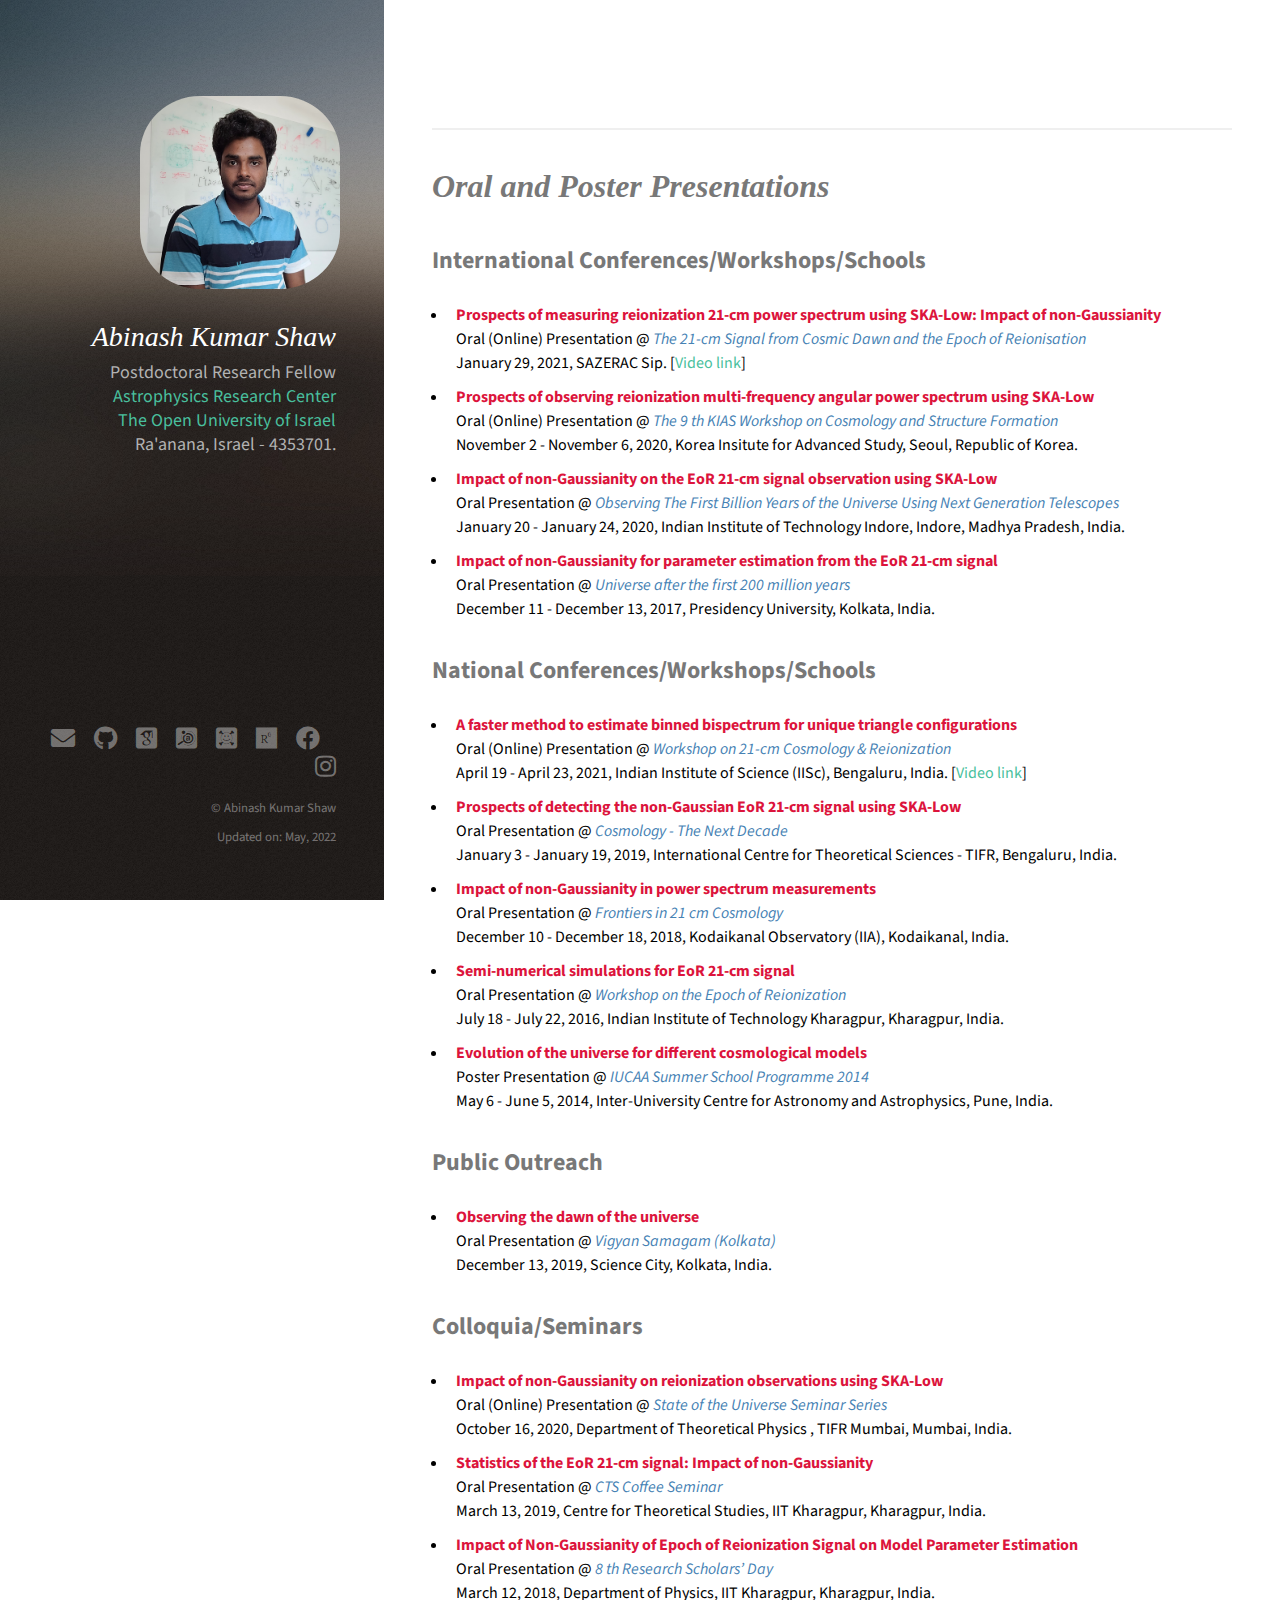
<file: talks.html>
<!DOCTYPE HTML>
<!--
	Strata by HTML5 UP
	html5up.net | @ajlkn
	Free for personal and commercial use under the CCA 3.0 license (html5up.net/license)
-->
<html>
	<head>
		<title>Abinash -- Talks</title>
		<meta charset="utf-8" />
		<meta name="viewport" content="width=device-width, initial-scale=1, user-scalable=no" />
		<link rel="stylesheet" href="assets/css/main.css" />
	</head>
	<body class="is-preload">

		<!-- Header -->
			<header id="header">
				<div class="inner">
					<a href="images/my_photo.jpg" target="_blank" class="image avatar"><img src="images/my_photo.jpg" alt="" /></a>
					<h1 style="font-family:Helvatica;font-size:28px;"><i><strong>Abinash Kumar Shaw</strong></i></h1>
					<p style="font-size:18px;">Postdoctoral Research Fellow<br/>
					<a href="https://www.arco.org.il/" target="_blank" >Astrophysics Research Center<br>
					<a href="https://www.openu.ac.il/" target="_blank" >The Open University of Israel</a><br/>
					Ra'anana, Israel - 4353701.</p>
				</div>
			</header>

		<!-- Main -->
			<div id="main">
			
				<section>
					<hr>
					<h1><span style="font-family:Helvatica;"><bf><i>Oral and Poster Presentations</i></bf></span></h1>
					<div>
					<h2><bf>International Conferences/Workshops/Schools</bf></h2>
					<ul style="color:black;">
					<li style="margin-bottom:10px;"><span style="color:crimson; font-weight:bold;">Prospects of measuring reionization 21-cm power spectrum using SKA-Low: Impact of non-Gaussianity</span><br>
					Oral (Online) Presentation @ <span style="color:steelblue;"><i>The 21-cm Signal from Cosmic Dawn and the Epoch of Reionisation</i></span><br>
					January 29, 2021, SAZERAC Sip. [<a href="https://youtu.be/rjYi6BDikWE?t=5343" target="_blank">Video link</a>]</li>
					
					<li style="margin-bottom:10px;"><span style="color:crimson; font-weight:bold;">Prospects of observing reionization multi-frequency angular power spectrum using SKA-Low</span><br>
					Oral (Online) Presentation @ <span style="color:steelblue;"><i>The 9 th KIAS Workshop on Cosmology and Structure Formation</i></span><br>
					November 2 - November 6, 2020, Korea Insitute for Advanced Study, Seoul, Republic of Korea.</li>
					
					<li style="margin-bottom:10px;"><span style="color:crimson; font-weight:bold;">Impact of non-Gaussianity on the EoR 21-cm signal observation using SKA-Low</span><br>
					Oral Presentation @ <span style="color:steelblue;"><i>Observing The First Billion Years of the Universe Using Next Generation Telescopes</i></span><br>
					January 20 - January 24, 2020, Indian Institute of Technology Indore, Indore, Madhya Pradesh, India.</li>
					
					<li style="margin-bottom:10px;"><span style="color:crimson; font-weight:bold;">Impact of non-Gaussianity for parameter estimation from the EoR 21-cm signal</span><br>
					Oral Presentation @ <span style="color:steelblue;"><i>Universe after the first 200 million years</i></span><br>
					December 11 - December 13, 2017, Presidency University, Kolkata, India.</li>
					</ul>
					</div>
					
					<div>
					<h2><bf>National Conferences/Workshops/Schools</bf></h2>
					<ul style="color:black;">
					<li style="margin-bottom:10px;"><span style="color:crimson; font-weight:bold;">A faster method to estimate binned bispectrum for unique triangle configurations</span><br>
					Oral (Online) Presentation @ <span style="color:steelblue;"><i>Workshop on 21-cm Cosmology & Reionization</i></span><br>
					April 19 - April 23, 2021, Indian Institute of Science (IISc), Bengaluru, India. [<a href="https://youtu.be/MySYiF6O1MM?t=2897" target="_blank">Video link</a>]</li>
					
					<li style="margin-bottom:10px;"><span style="color:crimson; font-weight:bold;">Prospects of detecting the non-Gaussian EoR 21-cm signal using SKA-Low</span><br>
					Oral Presentation @ <span style="color:steelblue;"><i>Cosmology - The Next Decade</i></span><br>
					January 3 - January 19, 2019, International Centre for Theoretical Sciences - TIFR, Bengaluru, India.</li>
					
					<li style="margin-bottom:10px;"><span style="color:crimson; font-weight:bold;">Impact of non-Gaussianity in power spectrum measurements</span><br>
					Oral Presentation @ <span style="color:steelblue;"><i>Frontiers in 21 cm Cosmology</i></span><br>
					December 10 - December 18, 2018, Kodaikanal Observatory (IIA), Kodaikanal, India.</li>
					
					<li style="margin-bottom:10px;"><span style="color:crimson; font-weight:bold;">Semi-numerical simulations for EoR 21-cm signal</span><br>
					Oral Presentation @ <span style="color:steelblue;"><i>Workshop on the Epoch of Reionization</i></span><br>
					July 18 - July 22, 2016, Indian Institute of Technology Kharagpur, Kharagpur, India.</li>
					
					<li style="margin-bottom:10px;"><span style="color:crimson; font-weight:bold;">Evolution of the universe for different cosmological models</span><br>
					Poster Presentation @ <span style="color:steelblue;"><i>IUCAA Summer School Programme 2014</i></span><br>
					May 6 - June 5, 2014, Inter-University Centre for Astronomy and Astrophysics, Pune, India.</li>
					</ul>
					</div>
					
					
					<div>
					<h2><bf>Public Outreach</bf></h2>
					<ul style="color:black;">
					<li style="margin-bottom:10px;"><span style="color:crimson; font-weight:bold;">Observing the dawn of the universe</span><br>
					Oral Presentation @ <span style="color:steelblue;"><i>Vigyan Samagam (Kolkata)</i></span><br>
					December 13, 2019, Science City, Kolkata, India.</li>
					</ul>
					</div>
					
					
					<div>
					<h2><bf>Colloquia/Seminars</bf></h2>
					<ul style="color:black;">
					<li style="margin-bottom:10px;"><span style="color:crimson; font-weight:bold;">Impact of non-Gaussianity on reionization observations using SKA-Low</span><br>
					Oral (Online) Presentation @ <span style="color:steelblue;"><i>State of the Universe Seminar Series</i></span><br>
					October 16, 2020, Department of Theoretical Physics , TIFR Mumbai, Mumbai, India.</li>
					
					<li style="margin-bottom:10px;"><span style="color:crimson; font-weight:bold;">Statistics of the EoR 21-cm signal: Impact of non-Gaussianity</span><br>
					Oral Presentation @ <span style="color:steelblue;"><i>CTS Coffee Seminar</i></span><br>
					March 13, 2019, Centre for Theoretical Studies, IIT Kharagpur, Kharagpur, India.</li>
					
					<li style="margin-bottom:10px;"><span style="color:crimson; font-weight:bold;">Impact of Non-Gaussianity of Epoch of Reionization Signal on Model Parameter Estimation</span><br>
					Oral Presentation @ <span style="color:steelblue;"><i>8 th Research Scholars’ Day</i></span><br>
					March 12, 2018, Department of Physics, IIT Kharagpur, Kharagpur, India.</li>
					</ul>
					</div>
				<hr>
				</section>
				
			</div>
			
			<!-- Footer -->
			<footer id="footer">
				<div class="inner">
					<ul class="icons">
						<li><a href="mailto:abinashkumarshaw@gmail.com" class="icon solid fa-envelope"><span class="label">Gmail</span></a></li>
						<li><a href="https://github.com/AbinashKumarShaw" class="icon brands fa-github"><span class="label">Github</span></a></li>
						<li><a href="https://scholar.google.com/citations?user=rcdajtkAAAAJ&hl=en" target="_blank" class="ai ai-google-scholar-square ai-x"></a></li>
						<li><a href="https://ui.adsabs.harvard.edu/search/filter_author_facet_hier_fq_author=NOT&filter_author_facet_hier_fq_author=(author_facet_hier%3A%221%2FShaw%2C%20A%2FShaw%2C%20A%20%20K%22%20OR%20author_facet_hier%3A%221%2FShaw%2C%20A%2FShaw%2C%20Abinash%20Kumar%22%20OR%20author_facet_hier%3A%221%2FShaw%2C%20A%2FShaw%2C%20Abinash%20K%22)&filter_author_facet_hier_fq_author=author_facet_hier%3A%221%2FShaw%2C%20A%2FShaw%2C%20A%20%20K%22&fq=%7B!type%3Daqp%20v%3D%24fq_author%7D&fq_author=((author_facet_hier%3A%221%2FShaw%2C%20A%2FShaw%2C%20A%20%20K%22%20OR%20author_facet_hier%3A%221%2FShaw%2C%20A%2FShaw%2C%20Abinash%20Kumar%22%20OR%20author_facet_hier%3A%221%2FShaw%2C%20A%2FShaw%2C%20Abinash%20K%22)%20NOT%20author_facet_hier%3A%221%2FShaw%2C%20A%2FShaw%2C%20A%20%20K%22)&q=shaw%2C%20abinash%20kumar&sort=date%20desc%2C%20bibcode%20desc&p_=0" target="_blank" class="ai ai-ads-square ai-x"></a></li>
						<li><a href="https://arxiv.org/search/?searchtype=author&query=Shaw%2C+A+K" target="_blank" class="ai ai-arxiv-square ai-x"></a></li>
						<li><a href="https://www.researchgate.net/profile/Abinash_Shaw" target="_blank" class="icon brands fa-researchgate"><span class="label">Researchgate</span></a></li>
						<li><a href="https://www.facebook.com/aurobindoabinash" target="_blank" class="icon brands fa-facebook"><span class="label">Facebook</span></a></li>
						<li><a href="https://www.instagram.com/shawabinashkumar" target="_blank" class="icon brands fa-instagram"><span class="label">Dribbble</span></a></li>
					</ul>
					<ul class="copyright">
						<li>&copy; Abinash Kumar Shaw</li><li>Updated on: May, 2022</li><!--<li>Design: <a href="http://html5up.net" target="_blank">HTML5 UP</a></li>-->
					</ul>
				</div>
			</footer>

		<!-- Scripts -->
			<script src="assets/js/jquery.min.js"></script>
			<script src="assets/js/jquery.poptrox.min.js"></script>
			<script src="assets/js/browser.min.js"></script>
			<script src="assets/js/breakpoints.min.js"></script>
			<script src="assets/js/util.js"></script>
			<script src="assets/js/main.js"></script>
				
	</body>
</html>
</file>
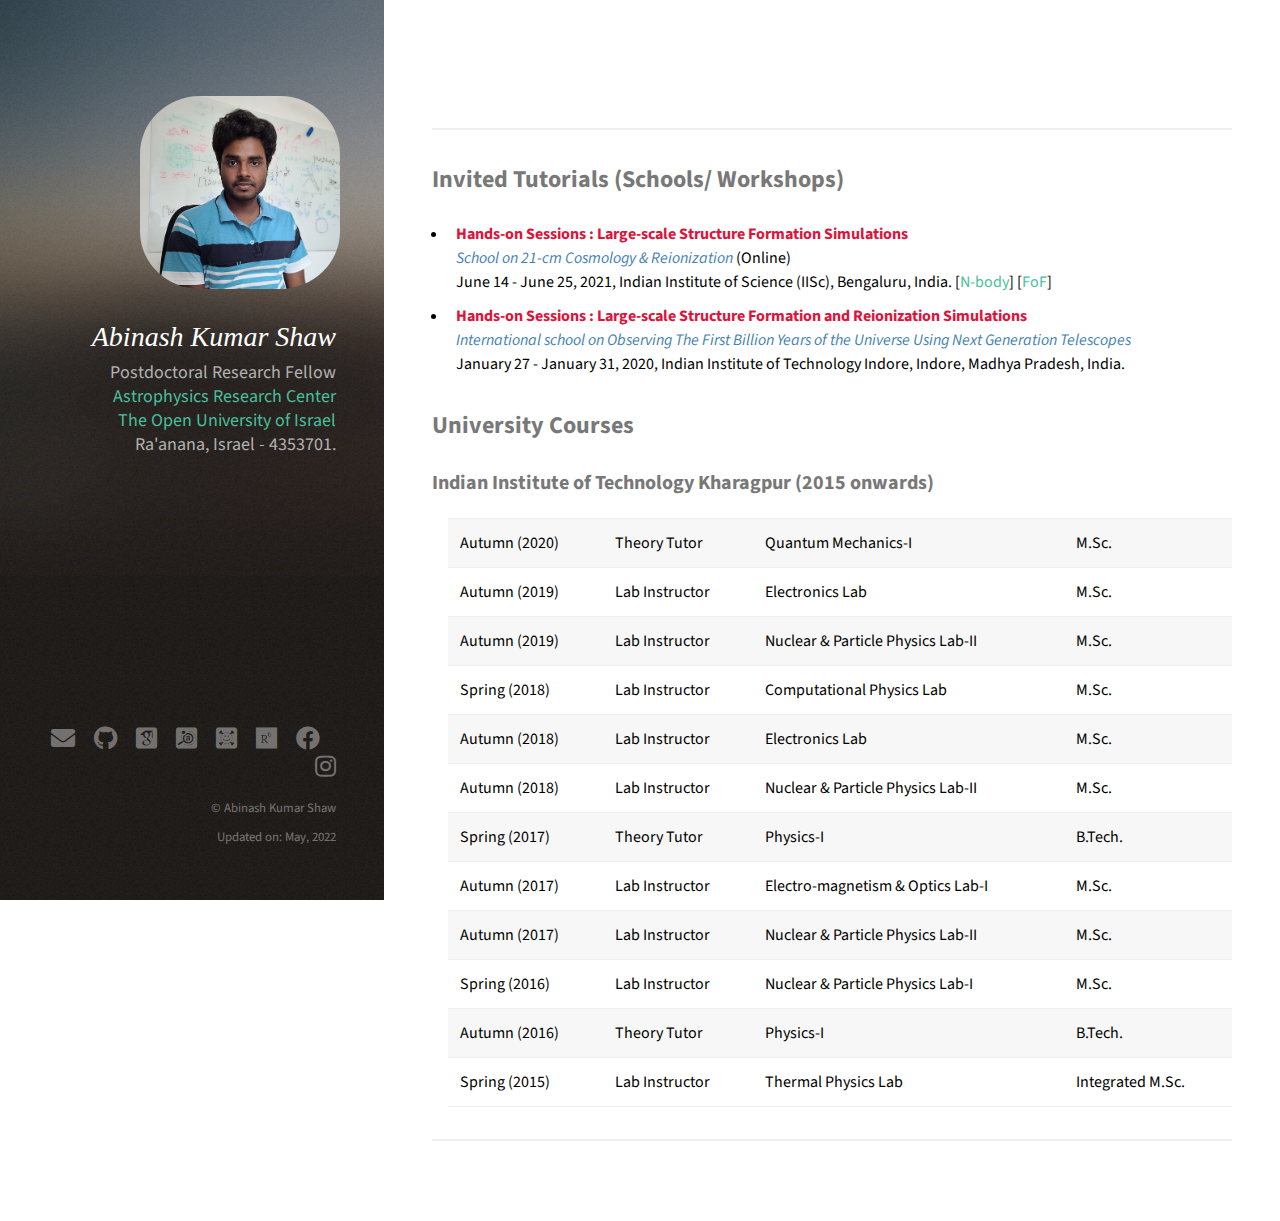
<file: teaching.html>
<!DOCTYPE HTML>
<!--
	Strata by HTML5 UP
	html5up.net | @ajlkn
	Free for personal and commercial use under the CCA 3.0 license (html5up.net/license)
-->
<html>
	<head>
		<title>Abinash -- Teaching</title>
		<meta charset="utf-8" />
		<meta name="viewport" content="width=device-width, initial-scale=1, user-scalable=no" />
		<link rel="stylesheet" href="assets/css/main.css" />
	</head>
	<body class="is-preload">

		<!-- Header -->
			<header id="header">
				<div class="inner">
					<a href="images/my_photo.jpg" target="_blank" class="image avatar"><img src="images/my_photo.jpg" alt="" /></a>
					<h1 style="font-family:Helvatica;font-size:28px;"><i><strong>Abinash Kumar Shaw</strong></i></h1>
					<p style="font-size:18px;">Postdoctoral Research Fellow<br/>
					<a href="https://www.arco.org.il/" target="_blank" >Astrophysics Research Center<br>
					<a href="https://www.openu.ac.il/" target="_blank" >The Open University of Israel</a><br/>
					Ra'anana, Israel - 4353701.</p>
				</div>
			</header>

		<!-- Main -->
			<div id="main">
			
				<section>
					<hr>
					<!--<h1><span style="font-family:Helvatica;"><bf><i>Invited Tutorials (Schools/ Workshops)</i></bf></span></h1> -->
					<div>
					<h2><bf>Invited Tutorials (Schools/ Workshops)</bf></h2>
					<ul style="color:black;">
					<li style="margin-bottom:10px;"><span style="color:crimson; font-weight:bold;">Hands-on Sessions : Large-scale Structure Formation Simulations</span><br>
					<span style="color:steelblue;"><i>School on 21-cm Cosmology & Reionization</i></span> (Online)<br>
					June 14 - June 25, 2021, Indian Institute of Science (IISc), Bengaluru, India. [<a href="https://youtu.be/UzJodCvY5fc" target="_blank">N-body</a>] [<a href="https://youtu.be/VDJfzjkYf0c" target="_blank">FoF</a>]</li>
					
					<li style="margin-bottom:10px;"><span style="color:crimson; font-weight:bold;">Hands-on Sessions : Large-scale Structure Formation and Reionization Simulations</span><br>
					<span style="color:steelblue;"><i>International school on Observing The First Billion Years of the Universe Using Next Generation Telescopes</i></span><br>
					January 27 - January 31, 2020, Indian Institute of Technology Indore, Indore, Madhya Pradesh, India.
					
					</ul>
					</div>
					
					<div>
					<h2><bf>University Courses</bf></h2>
					<h3><bf>Indian Institute of Technology Kharagpur (2015 onwards) </bf></h2>
					<ul style="color:black;">
					<table>
						<tr>
							<td>Autumn (2020)</td><td>Theory Tutor</td><td>Quantum Mechanics-I</td><td>M.Sc.</td>
						</tr>
						<tr>
							<td>Autumn (2019)</td><td>Lab Instructor</td><td>Electronics Lab</td><td>M.Sc.</td>
						</tr>
						<tr>
							<td>Autumn (2019)</td><td>Lab Instructor</td><td>Nuclear & Particle Physics Lab-II</td><td>M.Sc.</td>
						</tr>
						<tr>
							<td>Spring (2018)</td><td>Lab Instructor</td><td>Computational Physics Lab</td><td>M.Sc.</td>
						</tr>
						<tr>
							<td>Autumn (2018)</td><td>Lab Instructor</td><td>Electronics Lab</td><td>M.Sc.</td>
						</tr>
						<tr>
							<td>Autumn (2018)</td><td>Lab Instructor</td><td>Nuclear & Particle Physics Lab-II</td><td>M.Sc.</td>
						</tr>
						<tr>
							<td>Spring (2017)</td><td>Theory Tutor</td><td>Physics-I</td><td>B.Tech.</td>
						</tr>
						<tr>
							<td>Autumn (2017)</td><td>Lab Instructor</td><td>Electro-magnetism & Optics Lab-I</td><td>M.Sc.</td>
						</tr>
						<tr>
							<td>Autumn (2017)</td><td>Lab Instructor</td><td>Nuclear & Particle Physics Lab-II</td><td>M.Sc.</td>
						</tr>
						<tr>
							<td>Spring (2016)</td><td>Lab Instructor</td><td>Nuclear & Particle Physics Lab-I</td><td>M.Sc.</td>
						</tr>
						<tr>
							<td>Autumn (2016)</td><td>Theory Tutor</td><td>Physics-I</td><td>B.Tech.</td>
						</tr>
						<tr>
							<td>Spring (2015)</td><td>Lab Instructor</td><td>Thermal Physics Lab</td><td>Integrated M.Sc.</td>
						</tr>
					</table>
					</ul>
					</div>
					
				<hr>
				</section>
				
			</div>
			
			<!-- Footer -->
			<footer id="footer">
				<div class="inner">
					<ul class="icons">
						<li><a href="mailto:abinashkumarshaw@gmail.com" class="icon solid fa-envelope"><span class="label">Gmail</span></a></li>
						<li><a href="https://github.com/AbinashKumarShaw" class="icon brands fa-github"><span class="label">Github</span></a></li>
						<li><a href="https://scholar.google.com/citations?user=rcdajtkAAAAJ&hl=en" target="_blank" class="ai ai-google-scholar-square ai-x"></a></li>
						<li><a href="https://ui.adsabs.harvard.edu/search/filter_author_facet_hier_fq_author=NOT&filter_author_facet_hier_fq_author=(author_facet_hier%3A%221%2FShaw%2C%20A%2FShaw%2C%20A%20%20K%22%20OR%20author_facet_hier%3A%221%2FShaw%2C%20A%2FShaw%2C%20Abinash%20Kumar%22%20OR%20author_facet_hier%3A%221%2FShaw%2C%20A%2FShaw%2C%20Abinash%20K%22)&filter_author_facet_hier_fq_author=author_facet_hier%3A%221%2FShaw%2C%20A%2FShaw%2C%20A%20%20K%22&fq=%7B!type%3Daqp%20v%3D%24fq_author%7D&fq_author=((author_facet_hier%3A%221%2FShaw%2C%20A%2FShaw%2C%20A%20%20K%22%20OR%20author_facet_hier%3A%221%2FShaw%2C%20A%2FShaw%2C%20Abinash%20Kumar%22%20OR%20author_facet_hier%3A%221%2FShaw%2C%20A%2FShaw%2C%20Abinash%20K%22)%20NOT%20author_facet_hier%3A%221%2FShaw%2C%20A%2FShaw%2C%20A%20%20K%22)&q=shaw%2C%20abinash%20kumar&sort=date%20desc%2C%20bibcode%20desc&p_=0" target="_blank" class="ai ai-ads-square ai-x"></a></li>
						<li><a href="https://arxiv.org/search/?searchtype=author&query=Shaw%2C+A+K" target="_blank" class="ai ai-arxiv-square ai-x"></a></li>
						<li><a href="https://www.researchgate.net/profile/Abinash_Shaw" target="_blank" class="icon brands fa-researchgate"><span class="label">Researchgate</span></a></li>
						<li><a href="https://www.facebook.com/aurobindoabinash" target="_blank" class="icon brands fa-facebook"><span class="label">Facebook</span></a></li>
						<li><a href="https://www.instagram.com/shawabinashkumar" target="_blank" class="icon brands fa-instagram"><span class="label">Dribbble</span></a></li>
					</ul>
					<ul class="copyright">
						<li>&copy; Abinash Kumar Shaw</li><li>Updated on: May, 2022</li><!--<li>Design: <a href="http://html5up.net" target="_blank">HTML5 UP</a></li>-->
					</ul>
				</div>
			</footer>

		<!-- Scripts -->
			<script src="assets/js/jquery.min.js"></script>
			<script src="assets/js/jquery.poptrox.min.js"></script>
			<script src="assets/js/browser.min.js"></script>
			<script src="assets/js/breakpoints.min.js"></script>
			<script src="assets/js/util.js"></script>
			<script src="assets/js/main.js"></script>
				
	</body>
</html>
</file>
<file: assets/css/main.css>
@import url("fontawesome-all.min.css");
@import url("academicons.min.css");
@import url("https://fonts.googleapis.com/css?family=Source+Sans+Pro:400,400italic");

/*
	Strata by HTML5 UP
	html5up.net | @ajlkn
	Free for personal and commercial use under the CCA 3.0 license (html5up.net/license)
*/

html, body, div, span, applet, object,
iframe, h1, h2, h3, h4, h5, h6, p, blockquote,
pre, a, abbr, acronym, address, big, cite,
code, del, dfn, em, img, ins, kbd, q, s, samp,
small, strike, strong, sub, sup, tt, var, b,
u, i, center, dl, dt, dd, ol, ul, li, fieldset,
form, label, legend, table, caption, tbody,
tfoot, thead, tr, th, td, article, aside,
canvas, details, embed, figure, figcaption,
footer, header, hgroup, menu, nav, output, ruby,
section, summary, time, mark, audio, video {
	margin: 0;
	padding: 0;
	border: 0;
	font-size: 100%;
	font: inherit;
	vertical-align: baseline;}

article, aside, details, figcaption, figure,
footer, header, hgroup, menu, nav, section {
	display: block;}

body {
	line-height: 1;
}

ol, ul {
	list-style: none;
}

blockquote, q {
	quotes: none;
}

	blockquote:before, blockquote:after, q:before, q:after {
		content: '';
		content: none;
	}

table {
	border-collapse: collapse;
	border-spacing: 0;
}

body {
	-webkit-text-size-adjust: none;
}

mark {
	background-color: transparent;
	color: inherit;
}

input::-moz-focus-inner {
	border: 0;
	padding: 0;
}

input, select, textarea {
	-moz-appearance: none;
	-webkit-appearance: none;
	-ms-appearance: none;
	appearance: none;
}

/* Basic */

	html {
		box-sizing: border-box;
	}

	*, *:before, *:after {
		box-sizing: inherit;
	}

	body {
		background: #fff;
	}

		body.is-preload *, body.is-preload *:before, body.is-preload *:after {
			-moz-animation: none !important;
			-webkit-animation: none !important;
			-ms-animation: none !important;
			animation: none !important;
			-moz-transition: none !important;
			-webkit-transition: none !important;
			-ms-transition: none !important;
			transition: none !important;
		}

	body, input, select, textarea {
		color: #a2a2a2;
		font-family: "Source Sans Pro", Helvetica, sans-serif;
		font-size: 16pt;
		font-weight: 400;
		line-height: 1.5em;
	}

	a {
		-moz-transition: color 0.2s ease-in-out, border-color 0.2s ease-in-out;
		-webkit-transition: color 0.2s ease-in-out, border-color 0.2s ease-in-out;
		-ms-transition: color 0.2s ease-in-out, border-color 0.2s ease-in-out;
		transition: color 0.2s ease-in-out, border-color 0.2s ease-in-out;
		border-bottom: none; /*dotted 1px;  Abinash*/
		color: #49bf9d;
		text-decoration: none;
	}

		a:hover {
			border-bottom-color: transparent;
			color: #49bf9d !important;
			text-decoration: none;
		}
	bf {
		font-weight: bold;
	}

	strong, b {
		color: #787878;
		font-weight: 400;
	}

	em, i {
		font-style: italic;
	}

	p {
		margin: 0 0 2em 0;
	}

	h1, h2, h3, h4, h5, h6 {
		color: #787878;
		font-weight: 400;
		line-height: 1em;
		margin: 0 0 1em 0;
	}

		h1 a, h2 a, h3 a, h4 a, h5 a, h6 a {
			color: inherit;
			text-decoration: none;
		}

	h1 {
		font-size: 2em;
		line-height: 1.5em;
	}

	h2 {
		font-size: 1.5em;
		line-height: 1.5em;
	}

	h3 {
		font-size: 1.25em;
		line-height: 1.5em;
	}

	h4 {
		font-size: 1.1em;
		line-height: 1.5em;
	}

	h5 {
		font-size: 0.9em;
		line-height: 1.5em;
	}

	h6 {
		font-size: 0.7em;
		line-height: 1.5em;
	}

	sub {
		font-size: 0.8em;
		position: relative;
		top: 0.5em;
	}

	sup {
		font-size: 0.8em;
		position: relative;
		top: -0.5em;
	}

	hr {
		border: 0;
		border-bottom: solid 2px #efefef;
		margin: 2em 0;
	}

		hr.major {
			margin: 3em 0;
		}

	blockquote {
		border-left: solid 6px #efefef;
		font-style: italic;
		margin: 0 0 2em 0;
		padding: 0.5em 0 0.5em 1.5em;
	}

	code {
		background: #f7f7f7;
		border-radius: 0.35em;
		border: solid 2px #efefef;
		font-family: "Courier New", monospace;
		font-size: 0.9em;
		margin: 0 0.25em;
		padding: 0.25em 0.65em;
	}

	pre {
		-webkit-overflow-scrolling: touch;
		font-family: "Courier New", monospace;
		font-size: 0.9em;
		margin: 0 0 2em 0;
	}

		pre code {
			display: block;
			line-height: 1.75em;
			padding: 1em 1.5em;
			overflow-x: auto;
		}

	.align-left {
		text-align: left;
	}

	.align-center {
		text-align: center;
	}

	.align-right {
		text-align: right;
	}

/* Container */

	.container {
		margin: 0 auto;
		max-width: calc(100% - 4em);
		width: 100%;
	}

		.container.xsmall {
			width: 25%;
		}

		.container.small {
			width: 50%;
		}

		.container.medium {
			width: 75%;
		}

		.container.large {
			width: 125%;
		}

		.container.xlarge {
			width: 150%;
		}

		.container.max {
			width: 100%;
		}

		@media screen and (max-width: 980px) {

			.container {
				width: 100% !important;
				max-width: 100% !important;
			}

		}

		@media screen and (max-width: 480px) {

			.container {
				max-width: calc(100% - 3em);
			}

		}

/* Row */

	.row {
		display: flex;
		flex-wrap: wrap;
		box-sizing: border-box;
		align-items: stretch;
	}

		.row > * {
			box-sizing: border-box;
		}

		.row.gtr-uniform > * > :last-child {
			margin-bottom: 0;
		}

		.row.aln-left {
			justify-content: flex-start;
		}

		.row.aln-center {
			justify-content: center;
		}

		.row.aln-right {
			justify-content: flex-end;
		}

		.row.aln-top {
			align-items: flex-start;
		}

		.row.aln-middle {
			align-items: center;
		}

		.row.aln-bottom {
			align-items: flex-end;
		}

		.row > .imp {
			order: -1;
		}

		.row > .col-1 {
			width: 8.33333%;
		}

		.row > .off-1 {
			margin-left: 8.33333%;
		}

		.row > .col-2 {
			width: 16.66667%;
		}

		.row > .off-2 {
			margin-left: 16.66667%;
		}

		.row > .col-3 {
			width: 25%;
		}

		.row > .off-3 {
			margin-left: 25%;
		}

		.row > .col-4 {
			width: 33.33333%;
		}

		.row > .off-4 {
			margin-left: 33.33333%;
		}

		.row > .col-5 {
			width: 41.66667%;
		}

		.row > .off-5 {
			margin-left: 41.66667%;
		}

		.row > .col-6 {
			width: 50%;
		}

		.row > .off-6 {
			margin-left: 50%;
		}

		.row > .col-7 {
			width: 58.33333%;
		}

		.row > .off-7 {
			margin-left: 58.33333%;
		}

		.row > .col-8 {
			width: 66.66667%;
		}

		.row > .off-8 {
			margin-left: 66.66667%;
		}

		.row > .col-9 {
			width: 75%;
		}

		.row > .off-9 {
			margin-left: 75%;
		}

		.row > .col-10 {
			width: 83.33333%;
		}

		.row > .off-10 {
			margin-left: 83.33333%;
		}

		.row > .col-11 {
			width: 91.66667%;
		}

		.row > .off-11 {
			margin-left: 91.66667%;
		}

		.row > .col-12 {
			width: 100%;
		}

		.row > .off-12 {
			margin-left: 100%;
		}

		.row.gtr-0 {
			margin-top: 0;
			margin-left: 0em;
		}

			.row.gtr-0 > * {
				padding: 0 0 0 0em;
			}

			.row.gtr-0.gtr-uniform {
				margin-top: 0em;
			}

				.row.gtr-0.gtr-uniform > * {
					padding-top: 0em;
				}

		.row.gtr-25 {
			margin-top: 0;
			margin-left: -0.625em;
		}

			.row.gtr-25 > * {
				padding: 0 0 0 0.625em;
			}

			.row.gtr-25.gtr-uniform {
				margin-top: -0.625em;
			}

				.row.gtr-25.gtr-uniform > * {
					padding-top: 0.625em;
				}

		.row.gtr-50 {
			margin-top: 0;
			margin-left: -1.25em;
		}

			.row.gtr-50 > * {
				padding: 0 0 0 1.25em;
			}

			.row.gtr-50.gtr-uniform {
				margin-top: -1.25em;
			}

				.row.gtr-50.gtr-uniform > * {
					padding-top: 1.25em;
				}

		.row {
			margin-top: 0;
			margin-left: -2.5em;
		}

			.row > * {
				padding: 0 0 0 2.5em;
			}

			.row.gtr-uniform {
				margin-top: -2.5em;
			}

				.row.gtr-uniform > * {
					padding-top: 2.5em;
				}

		.row.gtr-150 {
			margin-top: 0;
			margin-left: -3.75em;
		}

			.row.gtr-150 > * {
				padding: 0 0 0 3.75em;
			}

			.row.gtr-150.gtr-uniform {
				margin-top: -3.75em;
			}

				.row.gtr-150.gtr-uniform > * {
					padding-top: 3.75em;
				}

		.row.gtr-200 {
			margin-top: 0;
			margin-left: -5em;
		}

			.row.gtr-200 > * {
				padding: 0 0 0 5em;
			}

			.row.gtr-200.gtr-uniform {
				margin-top: -5em;
			}

				.row.gtr-200.gtr-uniform > * {
					padding-top: 5em;
				}

		@media screen and (max-width: 1800px) {

			.row {
				display: flex;
				flex-wrap: wrap;
				box-sizing: border-box;
				align-items: stretch;
			}

				.row > * {
					box-sizing: border-box;
				}

				.row.gtr-uniform > * > :last-child {
					margin-bottom: 0;
				}

				.row.aln-left {
					justify-content: flex-start;
				}

				.row.aln-center {
					justify-content: center;
				}

				.row.aln-right {
					justify-content: flex-end;
				}

				.row.aln-top {
					align-items: flex-start;
				}

				.row.aln-middle {
					align-items: center;
				}

				.row.aln-bottom {
					align-items: flex-end;
				}

				.row > .imp-xlarge {
					order: -1;
				}

				.row > .col-1-xlarge {
					width: 8.33333%;
				}

				.row > .off-1-xlarge {
					margin-left: 8.33333%;
				}

				.row > .col-2-xlarge {
					width: 16.66667%;
				}

				.row > .off-2-xlarge {
					margin-left: 16.66667%;
				}

				.row > .col-3-xlarge {
					width: 25%;
				}

				.row > .off-3-xlarge {
					margin-left: 25%;
				}

				.row > .col-4-xlarge {
					width: 33.33333%;
				}

				.row > .off-4-xlarge {
					margin-left: 33.33333%;
				}

				.row > .col-5-xlarge {
					width: 41.66667%;
				}

				.row > .off-5-xlarge {
					margin-left: 41.66667%;
				}

				.row > .col-6-xlarge {
					width: 50%;
				}

				.row > .off-6-xlarge {
					margin-left: 50%;
				}

				.row > .col-7-xlarge {
					width: 58.33333%;
				}

				.row > .off-7-xlarge {
					margin-left: 58.33333%;
				}

				.row > .col-8-xlarge {
					width: 66.66667%;
				}

				.row > .off-8-xlarge {
					margin-left: 66.66667%;
				}

				.row > .col-9-xlarge {
					width: 75%;
				}

				.row > .off-9-xlarge {
					margin-left: 75%;
				}

				.row > .col-10-xlarge {
					width: 83.33333%;
				}

				.row > .off-10-xlarge {
					margin-left: 83.33333%;
				}

				.row > .col-11-xlarge {
					width: 91.66667%;
				}

				.row > .off-11-xlarge {
					margin-left: 91.66667%;
				}

				.row > .col-12-xlarge {
					width: 100%;
				}

				.row > .off-12-xlarge {
					margin-left: 100%;
				}

				.row.gtr-0 {
					margin-top: 0;
					margin-left: 0em;
				}

					.row.gtr-0 > * {
						padding: 0 0 0 0em;
					}

					.row.gtr-0.gtr-uniform {
						margin-top: 0em;
					}

						.row.gtr-0.gtr-uniform > * {
							padding-top: 0em;
						}

				.row.gtr-25 {
					margin-top: 0;
					margin-left: -0.625em;
				}

					.row.gtr-25 > * {
						padding: 0 0 0 0.625em;
					}

					.row.gtr-25.gtr-uniform {
						margin-top: -0.625em;
					}

						.row.gtr-25.gtr-uniform > * {
							padding-top: 0.625em;
						}

				.row.gtr-50 {
					margin-top: 0;
					margin-left: -1.25em;
				}

					.row.gtr-50 > * {
						padding: 0 0 0 1.25em;
					}

					.row.gtr-50.gtr-uniform {
						margin-top: -1.25em;
					}

						.row.gtr-50.gtr-uniform > * {
							padding-top: 1.25em;
						}

				.row {
					margin-top: 0;
					margin-left: -2.5em;
				}

					.row > * {
						padding: 0 0 0 2.5em;
					}

					.row.gtr-uniform {
						margin-top: -2.5em;
					}

						.row.gtr-uniform > * {
							padding-top: 2.5em;
						}

				.row.gtr-150 {
					margin-top: 0;
					margin-left: -3.75em;
				}

					.row.gtr-150 > * {
						padding: 0 0 0 3.75em;
					}

					.row.gtr-150.gtr-uniform {
						margin-top: -3.75em;
					}

						.row.gtr-150.gtr-uniform > * {
							padding-top: 3.75em;
						}

				.row.gtr-200 {
					margin-top: 0;
					margin-left: -5em;
				}

					.row.gtr-200 > * {
						padding: 0 0 0 5em;
					}

					.row.gtr-200.gtr-uniform {
						margin-top: -5em;
					}

						.row.gtr-200.gtr-uniform > * {
							padding-top: 5em;
						}

		}

		@media screen and (max-width: 1280px) {

			.row {
				display: flex;
				flex-wrap: wrap;
				box-sizing: border-box;
				align-items: stretch;
			}

				.row > * {
					box-sizing: border-box;
				}

				.row.gtr-uniform > * > :last-child {
					margin-bottom: 0;
				}

				.row.aln-left {
					justify-content: flex-start;
				}

				.row.aln-center {
					justify-content: center;
				}

				.row.aln-right {
					justify-content: flex-end;
				}

				.row.aln-top {
					align-items: flex-start;
				}

				.row.aln-middle {
					align-items: center;
				}

				.row.aln-bottom {
					align-items: flex-end;
				}

				.row > .imp-large {
					order: -1;
				}

				.row > .col-1-large {
					width: 8.33333%;
				}

				.row > .off-1-large {
					margin-left: 8.33333%;
				}

				.row > .col-2-large {
					width: 16.66667%;
				}

				.row > .off-2-large {
					margin-left: 16.66667%;
				}

				.row > .col-3-large {
					width: 25%;
				}

				.row > .off-3-large {
					margin-left: 25%;
				}

				.row > .col-4-large {
					width: 33.33333%;
				}

				.row > .off-4-large {
					margin-left: 33.33333%;
				}

				.row > .col-5-large {
					width: 41.66667%;
				}

				.row > .off-5-large {
					margin-left: 41.66667%;
				}

				.row > .col-6-large {
					width: 50%;
				}

				.row > .off-6-large {
					margin-left: 50%;
				}

				.row > .col-7-large {
					width: 58.33333%;
				}

				.row > .off-7-large {
					margin-left: 58.33333%;
				}

				.row > .col-8-large {
					width: 66.66667%;
				}

				.row > .off-8-large {
					margin-left: 66.66667%;
				}

				.row > .col-9-large {
					width: 75%;
				}

				.row > .off-9-large {
					margin-left: 75%;
				}

				.row > .col-10-large {
					width: 83.33333%;
				}

				.row > .off-10-large {
					margin-left: 83.33333%;
				}

				.row > .col-11-large {
					width: 91.66667%;
				}

				.row > .off-11-large {
					margin-left: 91.66667%;
				}

				.row > .col-12-large {
					width: 100%;
				}

				.row > .off-12-large {
					margin-left: 100%;
				}

				.row.gtr-0 {
					margin-top: 0;
					margin-left: 0em;
				}

					.row.gtr-0 > * {
						padding: 0 0 0 0em;
					}

					.row.gtr-0.gtr-uniform {
						margin-top: 0em;
					}

						.row.gtr-0.gtr-uniform > * {
							padding-top: 0em;
						}

				.row.gtr-25 {
					margin-top: 0;
					margin-left: -0.5em;
				}

					.row.gtr-25 > * {
						padding: 0 0 0 0.5em;
					}

					.row.gtr-25.gtr-uniform {
						margin-top: -0.5em;
					}

						.row.gtr-25.gtr-uniform > * {
							padding-top: 0.5em;
						}

				.row.gtr-50 {
					margin-top: 0;
					margin-left: -1em;
				}

					.row.gtr-50 > * {
						padding: 0 0 0 1em;
					}

					.row.gtr-50.gtr-uniform {
						margin-top: -1em;
					}

						.row.gtr-50.gtr-uniform > * {
							padding-top: 1em;
						}

				.row {
					margin-top: 0;
					margin-left: -2em;
				}

					.row > * {
						padding: 0 0 0 2em;
					}

					.row.gtr-uniform {
						margin-top: -2em;
					}

						.row.gtr-uniform > * {
							padding-top: 2em;
						}

				.row.gtr-150 {
					margin-top: 0;
					margin-left: -3em;
				}

					.row.gtr-150 > * {
						padding: 0 0 0 3em;
					}

					.row.gtr-150.gtr-uniform {
						margin-top: -3em;
					}

						.row.gtr-150.gtr-uniform > * {
							padding-top: 3em;
						}

				.row.gtr-200 {
					margin-top: 0;
					margin-left: -4em;
				}

					.row.gtr-200 > * {
						padding: 0 0 0 4em;
					}

					.row.gtr-200.gtr-uniform {
						margin-top: -4em;
					}

						.row.gtr-200.gtr-uniform > * {
							padding-top: 4em;
						}

		}

		@media screen and (max-width: 980px) {

			.row {
				display: flex;
				flex-wrap: wrap;
				box-sizing: border-box;
				align-items: stretch;
			}

				.row > * {
					box-sizing: border-box;
				}

				.row.gtr-uniform > * > :last-child {
					margin-bottom: 0;
				}

				.row.aln-left {
					justify-content: flex-start;
				}

				.row.aln-center {
					justify-content: center;
				}

				.row.aln-right {
					justify-content: flex-end;
				}

				.row.aln-top {
					align-items: flex-start;
				}

				.row.aln-middle {
					align-items: center;
				}

				.row.aln-bottom {
					align-items: flex-end;
				}

				.row > .imp-medium {
					order: -1;
				}

				.row > .col-1-medium {
					width: 8.33333%;
				}

				.row > .off-1-medium {
					margin-left: 8.33333%;
				}

				.row > .col-2-medium {
					width: 16.66667%;
				}

				.row > .off-2-medium {
					margin-left: 16.66667%;
				}

				.row > .col-3-medium {
					width: 25%;
				}

				.row > .off-3-medium {
					margin-left: 25%;
				}

				.row > .col-4-medium {
					width: 33.33333%;
				}

				.row > .off-4-medium {
					margin-left: 33.33333%;
				}

				.row > .col-5-medium {
					width: 41.66667%;
				}

				.row > .off-5-medium {
					margin-left: 41.66667%;
				}

				.row > .col-6-medium {
					width: 50%;
				}

				.row > .off-6-medium {
					margin-left: 50%;
				}

				.row > .col-7-medium {
					width: 58.33333%;
				}

				.row > .off-7-medium {
					margin-left: 58.33333%;
				}

				.row > .col-8-medium {
					width: 66.66667%;
				}

				.row > .off-8-medium {
					margin-left: 66.66667%;
				}

				.row > .col-9-medium {
					width: 75%;
				}

				.row > .off-9-medium {
					margin-left: 75%;
				}

				.row > .col-10-medium {
					width: 83.33333%;
				}

				.row > .off-10-medium {
					margin-left: 83.33333%;
				}

				.row > .col-11-medium {
					width: 91.66667%;
				}

				.row > .off-11-medium {
					margin-left: 91.66667%;
				}

				.row > .col-12-medium {
					width: 100%;
				}

				.row > .off-12-medium {
					margin-left: 100%;
				}

				.row.gtr-0 {
					margin-top: 0;
					margin-left: 0em;
				}

					.row.gtr-0 > * {
						padding: 0 0 0 0em;
					}

					.row.gtr-0.gtr-uniform {
						margin-top: 0em;
					}

						.row.gtr-0.gtr-uniform > * {
							padding-top: 0em;
						}

				.row.gtr-25 {
					margin-top: 0;
					margin-left: -0.5em;
				}

					.row.gtr-25 > * {
						padding: 0 0 0 0.5em;
					}

					.row.gtr-25.gtr-uniform {
						margin-top: -0.5em;
					}

						.row.gtr-25.gtr-uniform > * {
							padding-top: 0.5em;
						}

				.row.gtr-50 {
					margin-top: 0;
					margin-left: -1em;
				}

					.row.gtr-50 > * {
						padding: 0 0 0 1em;
					}

					.row.gtr-50.gtr-uniform {
						margin-top: -1em;
					}

						.row.gtr-50.gtr-uniform > * {
							padding-top: 1em;
						}

				.row {
					margin-top: 0;
					margin-left: -2em;
				}

					.row > * {
						padding: 0 0 0 2em;
					}

					.row.gtr-uniform {
						margin-top: -2em;
					}

						.row.gtr-uniform > * {
							padding-top: 2em;
						}

				.row.gtr-150 {
					margin-top: 0;
					margin-left: -3em;
				}

					.row.gtr-150 > * {
						padding: 0 0 0 3em;
					}

					.row.gtr-150.gtr-uniform {
						margin-top: -3em;
					}

						.row.gtr-150.gtr-uniform > * {
							padding-top: 3em;
						}

				.row.gtr-200 {
					margin-top: 0;
					margin-left: -4em;
				}

					.row.gtr-200 > * {
						padding: 0 0 0 4em;
					}

					.row.gtr-200.gtr-uniform {
						margin-top: -4em;
					}

						.row.gtr-200.gtr-uniform > * {
							padding-top: 4em;
						}

		}

		@media screen and (max-width: 736px) {

			.row {
				display: flex;
				flex-wrap: wrap;
				box-sizing: border-box;
				align-items: stretch;
			}

				.row > * {
					box-sizing: border-box;
				}

				.row.gtr-uniform > * > :last-child {
					margin-bottom: 0;
				}

				.row.aln-left {
					justify-content: flex-start;
				}

				.row.aln-center {
					justify-content: center;
				}

				.row.aln-right {
					justify-content: flex-end;
				}

				.row.aln-top {
					align-items: flex-start;
				}

				.row.aln-middle {
					align-items: center;
				}

				.row.aln-bottom {
					align-items: flex-end;
				}

				.row > .imp-small {
					order: -1;
				}

				.row > .col-1-small {
					width: 8.33333%;
				}

				.row > .off-1-small {
					margin-left: 8.33333%;
				}

				.row > .col-2-small {
					width: 16.66667%;
				}

				.row > .off-2-small {
					margin-left: 16.66667%;
				}

				.row > .col-3-small {
					width: 25%;
				}

				.row > .off-3-small {
					margin-left: 25%;
				}

				.row > .col-4-small {
					width: 33.33333%;
				}

				.row > .off-4-small {
					margin-left: 33.33333%;
				}

				.row > .col-5-small {
					width: 41.66667%;
				}

				.row > .off-5-small {
					margin-left: 41.66667%;
				}

				.row > .col-6-small {
					width: 50%;
				}

				.row > .off-6-small {
					margin-left: 50%;
				}

				.row > .col-7-small {
					width: 58.33333%;
				}

				.row > .off-7-small {
					margin-left: 58.33333%;
				}

				.row > .col-8-small {
					width: 66.66667%;
				}

				.row > .off-8-small {
					margin-left: 66.66667%;
				}

				.row > .col-9-small {
					width: 75%;
				}

				.row > .off-9-small {
					margin-left: 75%;
				}

				.row > .col-10-small {
					width: 83.33333%;
				}

				.row > .off-10-small {
					margin-left: 83.33333%;
				}

				.row > .col-11-small {
					width: 91.66667%;
				}

				.row > .off-11-small {
					margin-left: 91.66667%;
				}

				.row > .col-12-small {
					width: 100%;
				}

				.row > .off-12-small {
					margin-left: 100%;
				}

				.row.gtr-0 {
					margin-top: 0;
					margin-left: 0em;
				}

					.row.gtr-0 > * {
						padding: 0 0 0 0em;
					}

					.row.gtr-0.gtr-uniform {
						margin-top: 0em;
					}

						.row.gtr-0.gtr-uniform > * {
							padding-top: 0em;
						}

				.row.gtr-25 {
					margin-top: 0;
					margin-left: -0.375em;
				}

					.row.gtr-25 > * {
						padding: 0 0 0 0.375em;
					}

					.row.gtr-25.gtr-uniform {
						margin-top: -0.375em;
					}

						.row.gtr-25.gtr-uniform > * {
							padding-top: 0.375em;
						}

				.row.gtr-50 {
					margin-top: 0;
					margin-left: -0.75em;
				}

					.row.gtr-50 > * {
						padding: 0 0 0 0.75em;
					}

					.row.gtr-50.gtr-uniform {
						margin-top: -0.75em;
					}

						.row.gtr-50.gtr-uniform > * {
							padding-top: 0.75em;
						}

				.row {
					margin-top: 0;
					margin-left: -1.5em;
				}

					.row > * {
						padding: 0 0 0 1.5em;
					}

					.row.gtr-uniform {
						margin-top: -1.5em;
					}

						.row.gtr-uniform > * {
							padding-top: 1.5em;
						}

				.row.gtr-150 {
					margin-top: 0;
					margin-left: -2.25em;
				}

					.row.gtr-150 > * {
						padding: 0 0 0 2.25em;
					}

					.row.gtr-150.gtr-uniform {
						margin-top: -2.25em;
					}

						.row.gtr-150.gtr-uniform > * {
							padding-top: 2.25em;
						}

				.row.gtr-200 {
					margin-top: 0;
					margin-left: -3em;
				}

					.row.gtr-200 > * {
						padding: 0 0 0 3em;
					}

					.row.gtr-200.gtr-uniform {
						margin-top: -3em;
					}

						.row.gtr-200.gtr-uniform > * {
							padding-top: 3em;
						}

		}

		@media screen and (max-width: 480px) {

			.row {
				display: flex;
				flex-wrap: wrap;
				box-sizing: border-box;
				align-items: stretch;
			}

				.row > * {
					box-sizing: border-box;
				}

				.row.gtr-uniform > * > :last-child {
					margin-bottom: 0;
				}

				.row.aln-left {
					justify-content: flex-start;
				}

				.row.aln-center {
					justify-content: center;
				}

				.row.aln-right {
					justify-content: flex-end;
				}

				.row.aln-top {
					align-items: flex-start;
				}

				.row.aln-middle {
					align-items: center;
				}

				.row.aln-bottom {
					align-items: flex-end;
				}

				.row > .imp-xsmall {
					order: -1;
				}

				.row > .col-1-xsmall {
					width: 8.33333%;
				}

				.row > .off-1-xsmall {
					margin-left: 8.33333%;
				}

				.row > .col-2-xsmall {
					width: 16.66667%;
				}

				.row > .off-2-xsmall {
					margin-left: 16.66667%;
				}

				.row > .col-3-xsmall {
					width: 25%;
				}

				.row > .off-3-xsmall {
					margin-left: 25%;
				}

				.row > .col-4-xsmall {
					width: 33.33333%;
				}

				.row > .off-4-xsmall {
					margin-left: 33.33333%;
				}

				.row > .col-5-xsmall {
					width: 41.66667%;
				}

				.row > .off-5-xsmall {
					margin-left: 41.66667%;
				}

				.row > .col-6-xsmall {
					width: 50%;
				}

				.row > .off-6-xsmall {
					margin-left: 50%;
				}

				.row > .col-7-xsmall {
					width: 58.33333%;
				}

				.row > .off-7-xsmall {
					margin-left: 58.33333%;
				}

				.row > .col-8-xsmall {
					width: 66.66667%;
				}

				.row > .off-8-xsmall {
					margin-left: 66.66667%;
				}

				.row > .col-9-xsmall {
					width: 75%;
				}

				.row > .off-9-xsmall {
					margin-left: 75%;
				}

				.row > .col-10-xsmall {
					width: 83.33333%;
				}

				.row > .off-10-xsmall {
					margin-left: 83.33333%;
				}

				.row > .col-11-xsmall {
					width: 91.66667%;
				}

				.row > .off-11-xsmall {
					margin-left: 91.66667%;
				}

				.row > .col-12-xsmall {
					width: 100%;
				}

				.row > .off-12-xsmall {
					margin-left: 100%;
				}

				.row.gtr-0 {
					margin-top: 0;
					margin-left: 0em;
				}

					.row.gtr-0 > * {
						padding: 0 0 0 0em;
					}

					.row.gtr-0.gtr-uniform {
						margin-top: 0em;
					}

						.row.gtr-0.gtr-uniform > * {
							padding-top: 0em;
						}

				.row.gtr-25 {
					margin-top: 0;
					margin-left: -0.375em;
				}

					.row.gtr-25 > * {
						padding: 0 0 0 0.375em;
					}

					.row.gtr-25.gtr-uniform {
						margin-top: -0.375em;
					}

						.row.gtr-25.gtr-uniform > * {
							padding-top: 0.375em;
						}

				.row.gtr-50 {
					margin-top: 0;
					margin-left: -0.75em;
				}

					.row.gtr-50 > * {
						padding: 0 0 0 0.75em;
					}

					.row.gtr-50.gtr-uniform {
						margin-top: -0.75em;
					}

						.row.gtr-50.gtr-uniform > * {
							padding-top: 0.75em;
						}

				.row {
					margin-top: 0;
					margin-left: -1.5em;
				}

					.row > * {
						padding: 0 0 0 1.5em;
					}

					.row.gtr-uniform {
						margin-top: -1.5em;
					}

						.row.gtr-uniform > * {
							padding-top: 1.5em;
						}

				.row.gtr-150 {
					margin-top: 0;
					margin-left: -2.25em;
				}

					.row.gtr-150 > * {
						padding: 0 0 0 2.25em;
					}

					.row.gtr-150.gtr-uniform {
						margin-top: -2.25em;
					}

						.row.gtr-150.gtr-uniform > * {
							padding-top: 2.25em;
						}

				.row.gtr-200 {
					margin-top: 0;
					margin-left: -3em;
				}

					.row.gtr-200 > * {
						padding: 0 0 0 3em;
					}

					.row.gtr-200.gtr-uniform {
						margin-top: -3em;
					}

						.row.gtr-200.gtr-uniform > * {
							padding-top: 3em;
						}

		}

/* Section/Article */

	section.special, article.special {
		text-align: center;
	}

	header p {
		color: #b2b2b2;
		position: relative;
		margin: 0 0 1.5em 0;
	}

	header h2 + p {
		font-size: 1.25em;
		margin-top: -1em;
		line-height: 1.5em;
	}

	header h3 + p {
		font-size: 1.1em;
		margin-top: -0.8em;
		line-height: 1.5em;
	}

	header h4 + p,
	header h5 + p,
	header h6 + p {
		font-size: 0.9em;
		margin-top: -0.6em;
		line-height: 1.5em;
	}

	header.major h2 {
		font-size: 2em;
	}

/* Form */

	form {
		margin: 0 0 2em 0;
	}

	label {
		color: #787878;
		display: block;
		font-size: 0.9em;
		font-weight: 400;
		margin: 0 0 1em 0;
	}

	input[type="text"],
	input[type="password"],
	input[type="email"],
	select,
	textarea {
		-moz-appearance: none;
		-webkit-appearance: none;
		-ms-appearance: none;
		appearance: none;
		background: #f7f7f7;
		border-radius: 0.35em;
		border: solid 2px transparent;
		color: inherit;
		display: block;
		outline: 0;
		padding: 0 0.75em;
		text-decoration: none;
		width: 100%;
	}

		input[type="text"]:invalid,
		input[type="password"]:invalid,
		input[type="email"]:invalid,
		select:invalid,
		textarea:invalid {
			box-shadow: none;
		}

		input[type="text"]:focus,
		input[type="password"]:focus,
		input[type="email"]:focus,
		select:focus,
		textarea:focus {
			border-color: #49bf9d;
		}

	select {
		background-image: url("data:image/svg+xml;charset=utf8,%3Csvg xmlns='http://www.w3.org/2000/svg' width='40' height='40' preserveAspectRatio='none' viewBox='0 0 40 40'%3E%3Cpath d='M9.4,12.3l10.4,10.4l10.4-10.4c0.2-0.2,0.5-0.4,0.9-0.4c0.3,0,0.6,0.1,0.9,0.4l3.3,3.3c0.2,0.2,0.4,0.5,0.4,0.9 c0,0.4-0.1,0.6-0.4,0.9L20.7,31.9c-0.2,0.2-0.5,0.4-0.9,0.4c-0.3,0-0.6-0.1-0.9-0.4L4.3,17.3c-0.2-0.2-0.4-0.5-0.4-0.9 c0-0.4,0.1-0.6,0.4-0.9l3.3-3.3c0.2-0.2,0.5-0.4,0.9-0.4S9.1,12.1,9.4,12.3z' fill='%23dfdfdf' /%3E%3C/svg%3E");
		background-size: 1.25rem;
		background-repeat: no-repeat;
		background-position: calc(100% - 1rem) center;
		height: 2.75em;
		padding-right: 2.75em;
		text-overflow: ellipsis;
	}

		select option {
			color: #787878;
			background: #fff;
		}

		select:focus::-ms-value {
			background-color: transparent;
		}

		select::-ms-expand {
			display: none;
		}

	input[type="text"],
	input[type="password"],
	input[type="email"],
	select {
		height: 2.75em;
	}

	textarea {
		padding: 0.75em;
	}

	input[type="checkbox"],
	input[type="radio"] {
		-moz-appearance: none;
		-webkit-appearance: none;
		-ms-appearance: none;
		appearance: none;
		display: block;
		float: left;
		margin-right: -2em;
		opacity: 0;
		width: 1em;
		z-index: -1;
	}

		input[type="checkbox"] + label,
		input[type="radio"] + label {
			text-decoration: none;
			color: #a2a2a2;
			cursor: pointer;
			display: inline-block;
			font-size: 1em;
			font-weight: 400;
			padding-left: 2.4em;
			padding-right: 0.75em;
			position: relative;
		}

			input[type="checkbox"] + label:before,
			input[type="radio"] + label:before {
				-moz-osx-font-smoothing: grayscale;
				-webkit-font-smoothing: antialiased;
				display: inline-block;
				font-style: normal;
				font-variant: normal;
				text-rendering: auto;
				line-height: 1;
				text-transform: none !important;
				font-family: 'Font Awesome 5 Free';
				font-weight: 900;
			}

			input[type="checkbox"] + label:before,
			input[type="radio"] + label:before {
				background: #f7f7f7;
				border-radius: 0.35em;
				border: solid 2px transparent;
				content: '';
				display: inline-block;
				font-size: 0.8em;
				height: 2.0625em;
				left: 0;
				line-height: 1.85625em;
				position: absolute;
				text-align: center;
				top: 0;
				width: 2.0625em;
			}

		input[type="checkbox"]:checked + label:before,
		input[type="radio"]:checked + label:before {
			background: #787878;
			border-color: #787878;
			color: #fff;
			content: '\f00c';
		}

		input[type="checkbox"]:focus + label:before,
		input[type="radio"]:focus + label:before {
			border-color: #49bf9d;
		}

	input[type="checkbox"] + label:before {
		border-radius: 0.35em;
	}

	input[type="radio"] + label:before {
		border-radius: 100%;
	}

	::-webkit-input-placeholder {
		color: #b2b2b2 !important;
		opacity: 1.0;
	}

	:-moz-placeholder {
		color: #b2b2b2 !important;
		opacity: 1.0;
	}

	::-moz-placeholder {
		color: #b2b2b2 !important;
		opacity: 1.0;
	}

	:-ms-input-placeholder {
		color: #b2b2b2 !important;
		opacity: 1.0;
	}

/* Box */

	.box {
		border-radius: 0.35em;
		border: solid 2px #efefef;
		margin-bottom: 2em;
		padding: 1.5em;
	}

		.box > :last-child,
		.box > :last-child > :last-child,
		.box > :last-child > :last-child > :last-child {
			margin-bottom: 0;
		}

		.box.alt {
			border: 0;
			border-radius: 0;
			padding: 0;
		}

/* Icon */

	.icon {
		text-decoration: none;
		border-bottom: none;
		position: relative;
	}

		.icon:before {
			-moz-osx-font-smoothing: grayscale;
			-webkit-font-smoothing: antialiased;
			display: inline-block;
			font-style: normal;
			font-variant: normal;
			text-rendering: auto;
			line-height: 1;
			text-transform: none !important;
			font-family: 'Font Awesome 5 Free';
			font-weight: 400;
		}

		.icon > .label {
			display: none;
		}

		.icon:before {
			line-height: inherit;
		}

		.icon.solid:before {
			font-weight: 900;
		}
		
		.icon.brands:before {
			font-family: 'Font Awesome 5 Brands';
		}

/* Image */

	.image {
		border-radius: 0.35em;
		border: 0;
		display: inline-block;
		position: relative;
	}

		.image:before {
			-moz-transition: opacity 0.2s ease-in-out;
			-webkit-transition: opacity 0.2s ease-in-out;
			-ms-transition: opacity 0.2s ease-in-out;
			transition: opacity 0.2s ease-in-out;
			background: url("images/overlay.png");
			border-radius: 0.35em;
			content: '';
			display: block;
			height: 100%;
			left: 0;
			opacity: 0.5;
			position: absolute;
			top: 0;
			width: 100%;
		}

		.image.thumb {
			text-align: center;
		}

			.image.thumb:after {
				-moz-transition: opacity 0.2s ease-in-out;
				-webkit-transition: opacity 0.2s ease-in-out;
				-ms-transition: opacity 0.2s ease-in-out;
				transition: opacity 0.2s ease-in-out;
				border-radius: 0.35em;
				border: solid 3px rgba(255, 255, 255, 0.5);
				color: #fff;
				content: 'View';
				display: inline-block;
				font-size: 0.8em;
				font-weight: 400;
				left: 50%;
				line-height: 2.25em;
				margin: -1.25em 0 0 -3em;
				opacity: 0;
				padding: 0 1.5em;
				position: absolute;
				text-align: center;
				text-decoration: none;
				top: 50%;
				white-space: nowrap;
			}

			.image.thumb:hover:after {
				opacity: 1.0;
			}

			.image.thumb:hover:before {
				background: url("images/overlay.png"), url("images/overlay.png");
				opacity: 1.0;
			}

		.image img {
			border-radius: 0.35em;
			display: block;
		}

		.image.left {
			float: left;
			margin: 0 1.5em 1em 0;
			top: 0.25em;
		}

		.image.right {
			float: right;
			margin: 0 0 1em 1.5em;
			top: 0.25em;
		}

		.image.left, .image.right {
			max-width: 40%;
		}

			.image.left img, .image.right img {
				width: 100%;
			}

		.image.fit {
			display: block;
			margin: 0 0 2em 0;
			width: 100%;
		}

			.image.fit img {
				width: 100%;
			}

		.image.avatar {
			border-radius: 100%;
		}

			.image.avatar:before {
				display: none;
			}

			.image.avatar img {
				border-radius: 30%; /*Abinash*/
				width: 200%;
			}

/* List */

	ol {
		list-style: decimal;
		margin: 0 0 2em 0;
		padding-left: 1.25em;
	}

		ol li {
			padding-left: 0.25em;
		}

	ul {
		list-style: disc;
		margin: 0 0 2em 0;
		padding-left: 1em;
	}

		ul li {
			padding-left: 0.5em;
		}

		ul.alt {
			list-style: none;
			padding-left: 0;
		}

			ul.alt li {
				border-top: solid 2px #efefef;
				padding: 0.5em 0;
			}

				ul.alt li:first-child {
					border-top: 0;
					padding-top: 0;
				}

	dl {
		margin: 0 0 2em 0;
	}

/* Icons */

	ul.icons {
		cursor: default;
		list-style: none;
		padding-left: 0;
	}

		ul.icons li {
			display: inline-block;
			padding: 0 1em 0 0;
		}

			ul.icons li:last-child {
				padding-right: 0;
			}

			ul.icons li .icon:before {
				font-size: 1.5em;
			}

/* Labeled Icons */

	ul.labeled-icons {
		list-style: none;
		padding: 0;
	}

		ul.labeled-icons li {
			line-height: 1.75em;
			margin: 1.5em 0 0 0;
			padding-left: 2.25em;
			position: relative;
		}

			ul.labeled-icons li:first-child {
				margin-top: 0;
			}

			ul.labeled-icons li a {
				color: inherit;
			}

			ul.labeled-icons li h3 {
				color: #b2b2b2;
				left: 0;
				position: absolute;
				text-align: center;
				top: 0;
				width: 1em;
			}

/* Actions */

	ul.actions {
		display: -moz-flex;
		display: -webkit-flex;
		display: -ms-flex;
		display: flex;
		cursor: default;
		list-style: none;
		margin-left: -1em;
		padding-left: 0;
	}

		ul.actions li {
			padding: 0 0 0 1em;
			vertical-align: middle;
		}

		ul.actions.special {
			-moz-justify-content: center;
			-webkit-justify-content: center;
			-ms-justify-content: center;
			justify-content: center;
			width: 100%;
			margin-left: 0;
		}

			ul.actions.special li:first-child {
				padding-left: 0;
			}

		ul.actions.stacked {
			-moz-flex-direction: column;
			-webkit-flex-direction: column;
			-ms-flex-direction: column;
			flex-direction: column;
			margin-left: 0;
		}

			ul.actions.stacked li {
				padding: 1.3em 0 0 0;
			}

				ul.actions.stacked li:first-child {
					padding-top: 0;
				}

		ul.actions.fit {
			width: calc(100% + 1em);
		}

			ul.actions.fit li {
				-moz-flex-grow: 1;
				-webkit-flex-grow: 1;
				-ms-flex-grow: 1;
				flex-grow: 1;
				-moz-flex-shrink: 1;
				-webkit-flex-shrink: 1;
				-ms-flex-shrink: 1;
				flex-shrink: 1;
				width: 100%;
			}

				ul.actions.fit li > * {
					width: 100%;
				}

			ul.actions.fit.stacked {
				width: 100%;
			}

		@media screen and (max-width: 480px) {

			ul.actions:not(.fixed) {
				-moz-flex-direction: column;
				-webkit-flex-direction: column;
				-ms-flex-direction: column;
				flex-direction: column;
				margin-left: 0;
				width: 100% !important;
			}

				ul.actions:not(.fixed) li {
					-moz-flex-grow: 1;
					-webkit-flex-grow: 1;
					-ms-flex-grow: 1;
					flex-grow: 1;
					-moz-flex-shrink: 1;
					-webkit-flex-shrink: 1;
					-ms-flex-shrink: 1;
					flex-shrink: 1;
					padding: 1em 0 0 0;
					text-align: center;
					width: 100%;
				}

					ul.actions:not(.fixed) li > * {
						width: 100%;
					}

					ul.actions:not(.fixed) li:first-child {
						padding-top: 0;
					}

					ul.actions:not(.fixed) li input[type="submit"],
					ul.actions:not(.fixed) li input[type="reset"],
					ul.actions:not(.fixed) li input[type="button"],
					ul.actions:not(.fixed) li button,
					ul.actions:not(.fixed) li .button {
						width: 100%;
					}

						ul.actions:not(.fixed) li input[type="submit"].icon:before,
						ul.actions:not(.fixed) li input[type="reset"].icon:before,
						ul.actions:not(.fixed) li input[type="button"].icon:before,
						ul.actions:not(.fixed) li button.icon:before,
						ul.actions:not(.fixed) li .button.icon:before {
							margin-left: -0.5em;
						}

		}

/* Table */

	.table-wrapper {
		-webkit-overflow-scrolling: touch;
		overflow-x: auto;
	}

	table {
		margin: 0 0 2em 0;
		width: 100%;
	}

		table tbody tr {
			border: solid 1px #efefef;
			border-left: 0;
			border-right: 0;
		}

			table tbody tr:nth-child(2n + 1) {
				background-color: #f7f7f7;
			}

		table td {
			padding: 0.75em 0.75em;
		}

		table th {
			color: #787878;
			font-size: 0.9em;
			font-weight: 400;
			padding: 0 0.75em 0.75em 0.75em;
			text-align: left;
		}

		table thead {
			border-bottom: solid 2px #efefef;
		}

		table tfoot {
			border-top: solid 2px #efefef;
		}

		table.alt {
			border-collapse: separate;
		}

			table.alt tbody tr td {
				border: solid 2px #efefef;
				border-left-width: 0;
				border-top-width: 0;
			}

				table.alt tbody tr td:first-child {
					border-left-width: 2px;
				}

			table.alt tbody tr:first-child td {
				border-top-width: 2px;
			}

			table.alt thead {
				border-bottom: 0;
			}

			table.alt tfoot {
				border-top: 0;
			}

/* Button */

	input[type="submit"],
	input[type="reset"],
	input[type="button"],
	.button {
		-moz-appearance: none;
		-webkit-appearance: none;
		-ms-appearance: none;
		appearance: none;
		-moz-transition: background-color 0.2s ease-in-out, color 0.2s ease-in-out, border-color 0.2s ease-in-out;
		-webkit-transition: background-color 0.2s ease-in-out, color 0.2s ease-in-out, border-color 0.2s ease-in-out;
		-ms-transition: background-color 0.2s ease-in-out, color 0.2s ease-in-out, border-color 0.2s ease-in-out;
		transition: background-color 0.2s ease-in-out, color 0.2s ease-in-out, border-color 0.2s ease-in-out;
		background-color: transparent;
		border-radius: 0.35em;
		border: solid 3px #efefef;
		color: #787878 !important;
		cursor: pointer;
		display: inline-block;
		font-weight: 400;
		height: 3.15em;
		height: calc(2.75em + 6px);
		line-height: 2.75em;
		min-width: 10em;
		padding: 0 1.5em;
		text-align: center;
		text-decoration: none;
		white-space: nowrap;
	}

		input[type="submit"]:hover,
		input[type="reset"]:hover,
		input[type="button"]:hover,
		.button:hover {
			border-color: #49bf9d;
			color: #49bf9d !important;
		}

		input[type="submit"]:active,
		input[type="reset"]:active,
		input[type="button"]:active,
		.button:active {
			background-color: rgba(73, 191, 157, 0.1);
			border-color: #49bf9d;
			color: #49bf9d !important;
		}

		input[type="submit"].icon,
		input[type="reset"].icon,
		input[type="button"].icon,
		.button.icon {
			padding-left: 1.35em;
		}

			input[type="submit"].icon:before,
			input[type="reset"].icon:before,
			input[type="button"].icon:before,
			.button.icon:before {
				margin-right: 0.5em;
			}

		input[type="submit"].fit,
		input[type="reset"].fit,
		input[type="button"].fit,
		.button.fit {
			min-width: 0;
			width: 100%;
		}

		input[type="submit"].small,
		input[type="reset"].small,
		input[type="button"].small,
		.button.small {
			font-size: 0.8em;
		}

		input[type="submit"].large,
		input[type="reset"].large,
		input[type="button"].large,
		.button.large {
			font-size: 1.35em;
		}

		input[type="submit"].primary,
		input[type="reset"].primary,
		input[type="button"].primary,
		.button.primary {
			background-color: #49bf9d;
			border-color: #49bf9d;
			color: #ffffff !important;
		}

			input[type="submit"].primary:hover,
			input[type="reset"].primary:hover,
			input[type="button"].primary:hover,
			.button.primary:hover {
				background-color: #5cc6a7;
				border-color: #5cc6a7;
			}

			input[type="submit"].primary:active,
			input[type="reset"].primary:active,
			input[type="button"].primary:active,
			.button.primary:active {
				background-color: #3eb08f;
				border-color: #3eb08f;
			}

		input[type="submit"].disabled, input[type="submit"]:disabled,
		input[type="reset"].disabled,
		input[type="reset"]:disabled,
		input[type="button"].disabled,
		input[type="button"]:disabled,
		.button.disabled,
		.button:disabled {
			background-color: #e7e7e7 !important;
			border-color: #e7e7e7 !important;
			color: #b2b2b2 !important;
			cursor: default;
		}

/* Work Item */

	.work-item {
		margin: 0 0 2em 0;
	}

		.work-item .image {
			margin: 0 0 1.5em 0;
		}

		.work-item h3 {
			font-size: 1em;
			margin: 0 0 0.5em 0;
		}

		.work-item p {
			font-size: 0.8em;
			line-height: 1.5em;
			margin: 0;
		}

/* Header */

	#header {
		display: -moz-flex;
		display: -webkit-flex;
		display: -ms-flex;
		display: flex;
		-moz-flex-direction: column;
		-webkit-flex-direction: column;
		-ms-flex-direction: column;
		flex-direction: column;
		-moz-align-items: -moz-flex-end;
		-webkit-align-items: -webkit-flex-end;
		-ms-align-items: -ms-flex-end;
		align-items: flex-end;
		-moz-justify-content: space-between;
		-webkit-justify-content: space-between;
		-ms-justify-content: space-between;
		justify-content: space-between;
		background-color: #1f1815;
		background-attachment: scroll,								scroll;
		background-image: url("images/overlay.png"), url("../../images/bg.jpg");
		background-position: top left,							top left;
		background-repeat: repeat,								no-repeat;
		background-size: auto,								150%;
		color: rgba(255, 255, 255, 0.5);
		height: 100%;
		left: 0;
		padding: 4em 2em;
		position: fixed;
		text-align: right;
		top: 0;
		width: 30%;
	}

		#header > * {
			-moz-flex-shrink: 0;
			-webkit-flex-shrink: 0;
			-ms-flex-shrink: 0;
			flex-shrink: 0;
			width: 100%;
		}

		#header > .inner {
			-moz-flex-grow: 1;
			-webkit-flex-grow: 1;
			-ms-flex-grow: 1;
			flex-grow: 1;
			margin: 0 0 2em 0;
		}

		#header strong, #header b {
			color: #ffffff;
		}

		#header h2, #header h3, #header h4, #header h5, #header h6 {
			color: #ffffff;
		}

		#header h1 {
			color: rgba(255, 255, 255, 0.5);
			font-size: 1.35em;
			line-height: 1.75em;
			margin: 0;
		}

		#header .image.avatar {
			margin: 0 6em 1em 0;
			width: 6.25em;
		}

/* Footer */

	#footer .icons {
		margin: 1em 0 0 0;
	}

		#footer .icons a {
			color: rgba(255, 255, 255, 0.4);
		}

	#footer .copyright {
		color: rgba(255, 255, 255, 0.4);
		font-size: 0.8em;
		list-style: none;
		margin: 1em 0 0 0;
		padding: 0;
	}

		#footer .copyright li {
			border-left: solid 1px rgba(255, 255, 255, 0.25);
			display: inline-block;
			line-height: 1em;
			margin-left: 0.75em;
			padding-left: 0.75em;
		}

			#footer .copyright li:first-child {
				border-left: 0;
				margin-left: 0;
				padding-left: 0;
			}

			#footer .copyright li a {
				color: inherit;
			}

/* Main */

	#main {
		margin-left: 30%;
		max-width: 60em;
		padding: 0em 3em 4em 3em;
		width: calc(100% - 30%);
	}

		#main > section {
			border-top: solid 2px #efefef;
			margin: 4em 0 0 0;
			padding: 4em 0 0 0;
		}

			#main > section:first-child {
				border-top: 0;
				margin-top: 0; /* Abinash */
				padding-top: 0;
			}

/* Poptrox */

	@-moz-keyframes spin {
		0% {
			-moz-transform: rotate(0deg);
			-webkit-transform: rotate(0deg);
			-ms-transform: rotate(0deg);
			transform: rotate(0deg);
		}

		100% {
			-moz-transform: rotate(360deg);
			-webkit-transform: rotate(360deg);
			-ms-transform: rotate(360deg);
			transform: rotate(360deg);
		}
	}

	@-webkit-keyframes spin {
		0% {
			-moz-transform: rotate(0deg);
			-webkit-transform: rotate(0deg);
			-ms-transform: rotate(0deg);
			transform: rotate(0deg);
		}

		100% {
			-moz-transform: rotate(360deg);
			-webkit-transform: rotate(360deg);
			-ms-transform: rotate(360deg);
			transform: rotate(360deg);
		}
	}

	@-ms-keyframes spin {
		0% {
			-moz-transform: rotate(0deg);
			-webkit-transform: rotate(0deg);
			-ms-transform: rotate(0deg);
			transform: rotate(0deg);
		}

		100% {
			-moz-transform: rotate(360deg);
			-webkit-transform: rotate(360deg);
			-ms-transform: rotate(360deg);
			transform: rotate(360deg);
		}
	}

	@keyframes spin {
		0% {
			-moz-transform: rotate(0deg);
			-webkit-transform: rotate(0deg);
			-ms-transform: rotate(0deg);
			transform: rotate(0deg);
		}

		100% {
			-moz-transform: rotate(360deg);
			-webkit-transform: rotate(360deg);
			-ms-transform: rotate(360deg);
			transform: rotate(360deg);
		}
	}

	.poptrox-popup {
		-moz-box-sizing: content-box;
		-webkit-box-sizing: content-box;
		-ms-box-sizing: content-box;
		box-sizing: content-box;
		-webkit-tap-highlight-color: rgba(255, 255, 255, 0);
		background: #fff;
		border-radius: 0.35em;
		box-shadow: 0 0.1em 0.15em 0 rgba(0, 0, 0, 0.15);
		overflow: hidden;
		padding-bottom: 3em;
	}

		.poptrox-popup .loader {
			text-decoration: none;
			-moz-animation: spin 1s linear infinite;
			-webkit-animation: spin 1s linear infinite;
			-ms-animation: spin 1s linear infinite;
			animation: spin 1s linear infinite;
			font-size: 1.5em;
			height: 1em;
			left: 50%;
			line-height: 1em;
			margin: -0.5em 0 0 -0.5em;
			position: absolute;
			top: 50%;
			width: 1em;
		}

			.poptrox-popup .loader:before {
				-moz-osx-font-smoothing: grayscale;
				-webkit-font-smoothing: antialiased;
				display: inline-block;
				font-style: normal;
				font-variant: normal;
				text-rendering: auto;
				line-height: 1;
				text-transform: none !important;
				font-family: 'Font Awesome 5 Free';
				font-weight: 900;
			}

			.poptrox-popup .loader:before {
				content: '\f1ce';
			}

		.poptrox-popup .caption {
			background: #fff;
			bottom: 0;
			cursor: default;
			font-size: 0.9em;
			height: 3em;
			left: 0;
			line-height: 2.8em;
			position: absolute;
			text-align: center;
			width: 100%;
			z-index: 1;
		}

		.poptrox-popup .nav-next,
		.poptrox-popup .nav-previous {
			text-decoration: none;
			-moz-transition: opacity 0.2s ease-in-out;
			-webkit-transition: opacity 0.2s ease-in-out;
			-ms-transition: opacity 0.2s ease-in-out;
			transition: opacity 0.2s ease-in-out;
			-webkit-tap-highlight-color: rgba(255, 255, 255, 0);
			background: rgba(0, 0, 0, 0.01);
			cursor: pointer;
			height: 100%;
			opacity: 0;
			position: absolute;
			top: 0;
			width: 50%;
		}

			.poptrox-popup .nav-next:before,
			.poptrox-popup .nav-previous:before {
				-moz-osx-font-smoothing: grayscale;
				-webkit-font-smoothing: antialiased;
				display: inline-block;
				font-style: normal;
				font-variant: normal;
				text-rendering: auto;
				line-height: 1;
				text-transform: none !important;
				font-family: 'Font Awesome 5 Free';
				font-weight: 900;
			}

			.poptrox-popup .nav-next:before,
			.poptrox-popup .nav-previous:before {
				color: #fff;
				font-size: 2.5em;
				height: 1em;
				line-height: 1em;
				margin-top: -0.75em;
				position: absolute;
				text-align: center;
				top: 50%;
				width: 1.5em;
			}

		.poptrox-popup .nav-next {
			right: 0;
		}

			.poptrox-popup .nav-next:before {
				content: '\f105';
				right: 0;
			}

		.poptrox-popup .nav-previous {
			left: 0;
		}

			.poptrox-popup .nav-previous:before {
				content: '\f104';
				left: 0;
			}

		.poptrox-popup .closer {
			text-decoration: none;
			-moz-transition: opacity 0.2s ease-in-out;
			-webkit-transition: opacity 0.2s ease-in-out;
			-ms-transition: opacity 0.2s ease-in-out;
			transition: opacity 0.2s ease-in-out;
			-webkit-tap-highlight-color: rgba(255, 255, 255, 0);
			color: #fff;
			height: 4em;
			line-height: 4em;
			opacity: 0;
			position: absolute;
			right: 0;
			text-align: center;
			top: 0;
			width: 4em;
			z-index: 2;
		}

			.poptrox-popup .closer:before {
				-moz-osx-font-smoothing: grayscale;
				-webkit-font-smoothing: antialiased;
				display: inline-block;
				font-style: normal;
				font-variant: normal;
				text-rendering: auto;
				line-height: 1;
				text-transform: none !important;
				font-family: 'Font Awesome 5 Free';
				font-weight: 900;
			}

			.poptrox-popup .closer:before {
				-moz-box-sizing: content-box;
				-webkit-box-sizing: content-box;
				-ms-box-sizing: content-box;
				box-sizing: content-box;
				border-radius: 100%;
				border: solid 3px rgba(255, 255, 255, 0.5);
				content: '\f00d';
				display: block;
				font-size: 1em;
				height: 1.75em;
				left: 50%;
				line-height: 1.75em;
				margin: -0.875em 0 0 -0.875em;
				position: absolute;
				top: 50%;
				width: 1.75em;
			}

		.poptrox-popup:hover .nav-next,
		.poptrox-popup:hover .nav-previous {
			opacity: 0.5;
		}

			.poptrox-popup:hover .nav-next:hover,
			.poptrox-popup:hover .nav-previous:hover {
				opacity: 1.0;
			}

		.poptrox-popup:hover .closer {
			opacity: 0.5;
		}

			.poptrox-popup:hover .closer:hover {
				opacity: 1.0;
			}

/* Touch */

	body.is-touch .image.thumb:before {
		opacity: 0.5 !important;
	}

	body.is-touch .image.thumb:after {
		display: none !important;
	}

	body.is-touch #header {
		background-attachment: scroll;
		background-size: auto, cover;
	}

	body.is-touch .poptrox-popup .nav-next,
	body.is-touch .poptrox-popup .nav-previous,
	body.is-touch .poptrox-popup .closer {
		opacity: 1.0 !important;
	}

/* XLarge */

	@media screen and (max-width: 1800px) {

		/* Basic */

			body, input, select, textarea {
				font-size: 12pt;
			}

	}

/* Large */

	@media screen and (max-width: 1280px) {

		/* Header */

			#header {
				padding: 6em 3em 3em 3em;
				width: 30%;
			}

				#header h1 {
					font-size: 1.25em;
				}

					#header h1 br {
						display: none;
					}

				#header > .inner {
					margin-bottom: 0;
				}

		/* Footer */

			#footer .copyright li {
				border-left-width: 0;
				display: block;
				line-height: 2.25em;
				margin-left: 0;
				padding-left: 0;
			}

		/* Main */

			#main {
				margin-left: 30%;
				max-width: none;
				padding: 6em 3em 3em 3em;
				width: calc(100% - 30%);
			}

	}

/* Medium */

	@media screen and (max-width: 980px) {

		/* Basic */

			h1 br, h2 br, h3 br, h4 br, h5 br, h6 br {
				display: none;
			}

		/* List */

			ul.icons li .icon {
				font-size: 1.25em;
			}

		/* Header */

			#header {
				background-attachment: scroll;
				background-position: top left, center center;
				background-size: auto,		cover;
				left: auto;
				padding: 6em 4em;
				position: relative;
				text-align: center;
				top: auto;
				width: 100%;
				display: block;
			}

				#header h1 {
					font-size: 1.75em;
				}

					#header h1 br {
						display: inline;
					}

		/* Footer */

			#footer {
				background-attachment: scroll;
				background-color: #1f1815;
				background-image: url("images/overlay.png"), url("../../images/bg.jpg");
				background-position: top left,						bottom center;
				background-repeat: repeat,							no-repeat;
				background-size: auto,							cover;
				bottom: auto;
				left: auto;
				padding: 4em 4em 6em 4em;
				position: relative;
				text-align: center;
				width: 100%;
			}

				#footer .icons {
					margin: 0 0 1em 0;
				}

				#footer .copyright {
					margin: 0 0 1em 0;
				}

					#footer .copyright li {
						border-left-width: 1px;
						display: inline-block;
						line-height: 1em;
						margin-left: 0.75em;
						padding-left: 0.75em;
					}

		/* Main */

			#main {
				margin: 0;
				padding: 6em 4em;
				width: 100%;
			}

	}

/* Small */

	@media screen and (max-width: 736px) {

		/* Basic */

			h1 {
				font-size: 1.5em;
			}

			h2 {
				font-size: 1.2em;
			}

			h3 {
				font-size: 1em;
			}

		/* Section/Article */

			section.special, article.special {
				text-align: center;
			}

			header.major h2 {
				font-size: 1.35em;
			}

		/* List */

			ul.labeled-icons li {
				padding-left: 2em;
			}

				ul.labeled-icons li h3 {
					line-height: 1.75em;
				}

		/* Header */

			#header {
				padding: 2.25em 1.5em;
			}

				#header h1 {
					font-size: 1.35em;
				}

		/* Footer */

			#footer {
				padding: 2.25em 1.5em;
			}

		/* Main */

			#main {
				padding: 2.25em 1.5em 0.25em 1.5em;
			}

				#main > section {
					margin: 2.25em 0 0 0;
					padding: 2.25em 0 0 0;
				}

		/* Poptrox */

			.poptrox-popup {
				border-radius: 0;
			}

				.poptrox-popup .nav-next:before,
				.poptrox-popup .nav-previous:before {
					margin-top: -1em;
				}

	}

/* XSmall */

	@media screen and (max-width: 480px) {

		/* Header */

			#header {
				padding: 4.5em 1.5em;
			}

				#header h1 br {
					display: none;
				}

		/* Footer */

			#footer .copyright li {
				border-left-width: 0;
				display: block;
				line-height: 2.25em;
				margin-left: 0;
				padding-left: 0;
			}

	}
	
	.item-avatar  {     
			width:100% !important;  
			height : 100% !important;  
			max-width: 100px !important;  //any size
			max-height: 100px !important; //any size 
		}
		
/* The navigation bar */
.navbar {
  overflow: hidden;
  background-color:  #0e3749; /*#333;*/
  position: fixed; /* Set the navbar to fixed position */
  top: 0; /* Position the navbar at the top of the page */
  left: 30%; /* 475px;*/
  width: 70%; /* Full width */
  z-index:3000;
}

/* Links inside the navbar */
.navbar a {
  float: right;
  display: block;
  color:  #f2f2f2;
  text-align: center;
  padding: 14px 16px;
  text-decoration: none;
  font-size: 20px;
}

/* Change background on mouse-over */
.navbar a:hover {
  background:  white; /*#ddd;*/
  color:  black;
  text-decoration: none;
}

/* Add a color to the active/current link */
.navbar a:active {
  background-color: #4CAF50;
  color: black; /*white;*/
  text-decoration: none;
}


/* Right-aligned section inside the top navigation 
.navbar-right {
  float: right;
}*/

#myBtn {
  display: none; /* Hidden by default */
  position: fixed; /* Fixed/sticky position */
  bottom: 20px; /* Place the button at the bottom of the page */
  right: 30px; /* Place the button 30px from the right */
  z-index: 99; /* Make sure it does not overlap */
  border: none; /* Remove borders */
  outline: none; /* Remove outline */
  background-color: red; /* Set a background color */
  color: white; /* Text color */
  cursor: pointer; /* Add a mouse pointer on hover */
  padding: 15px; /* Some padding */
  border-radius: 10px; /* Rounded corners */
  font-size: 18px; /* Increase font size */
}

#myBtn:hover {
  background-color: #555; /* Add a dark-grey background on hover */
}
</file>
